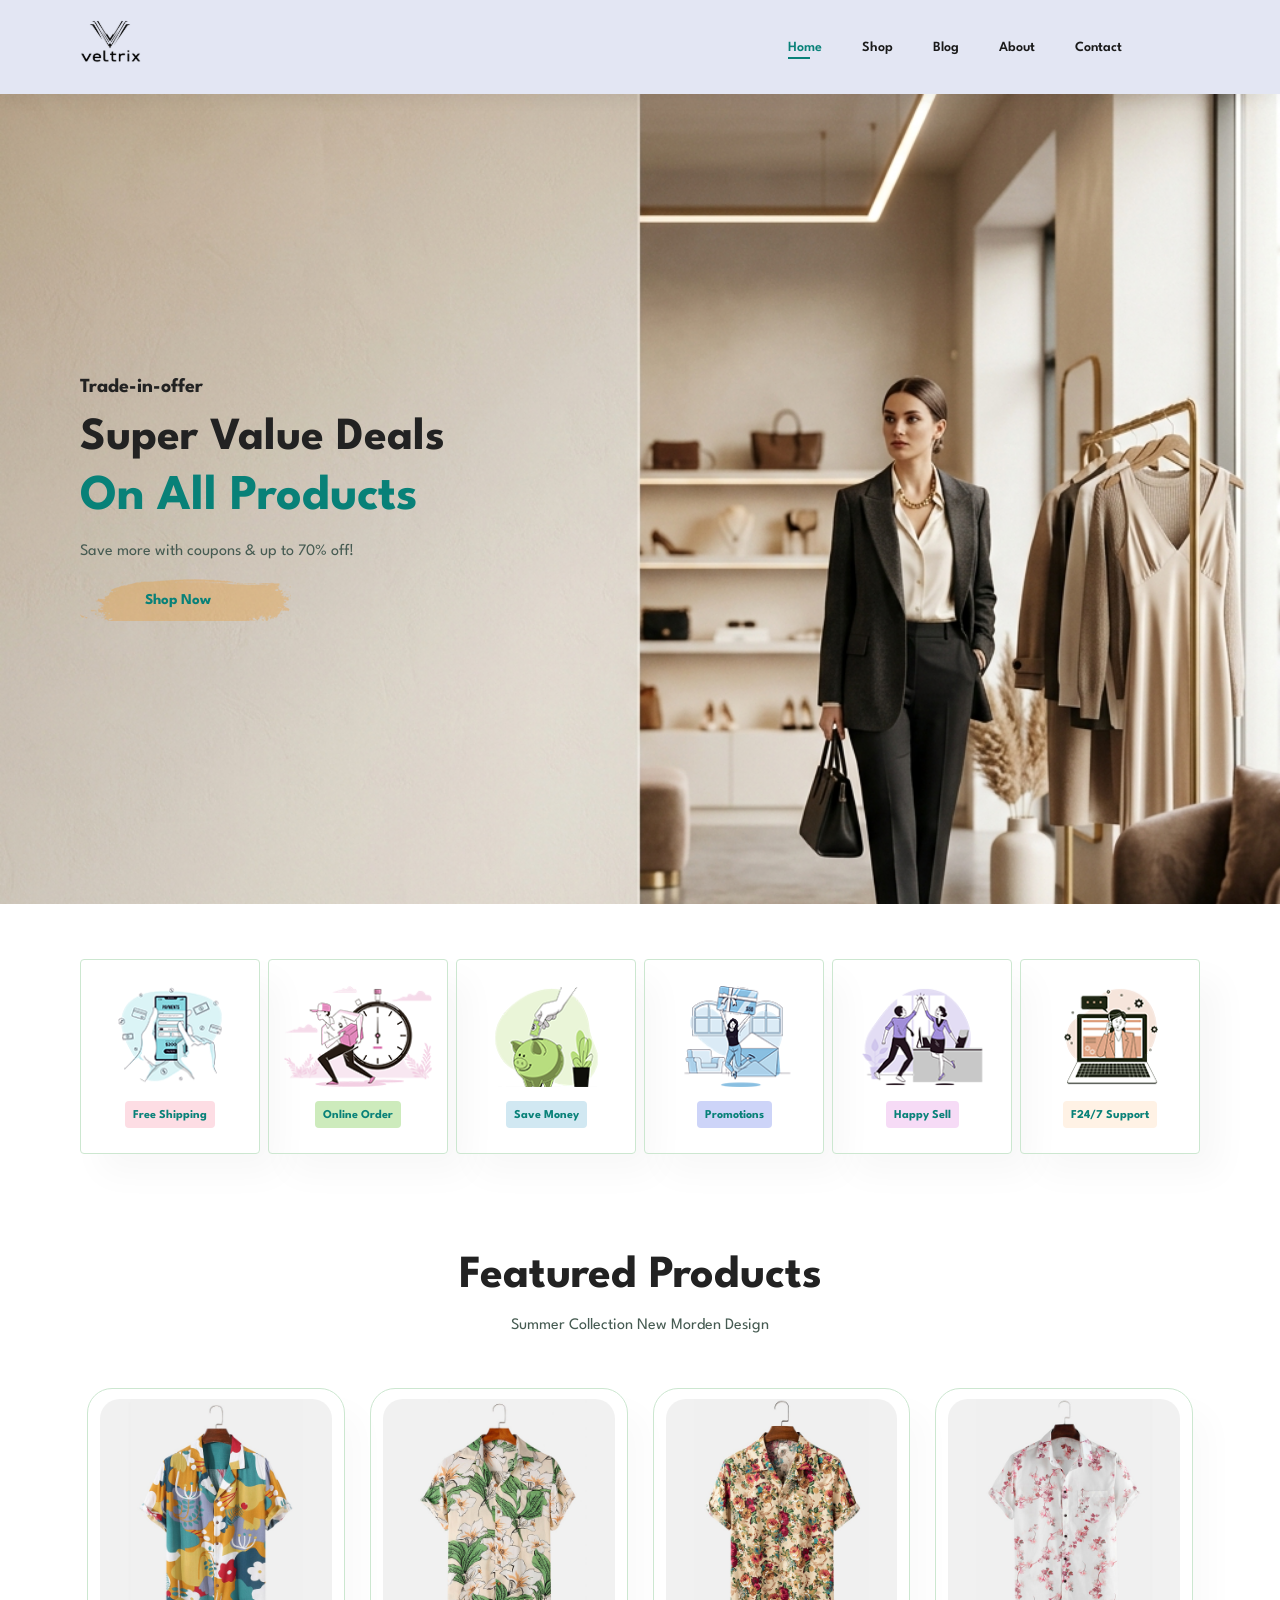
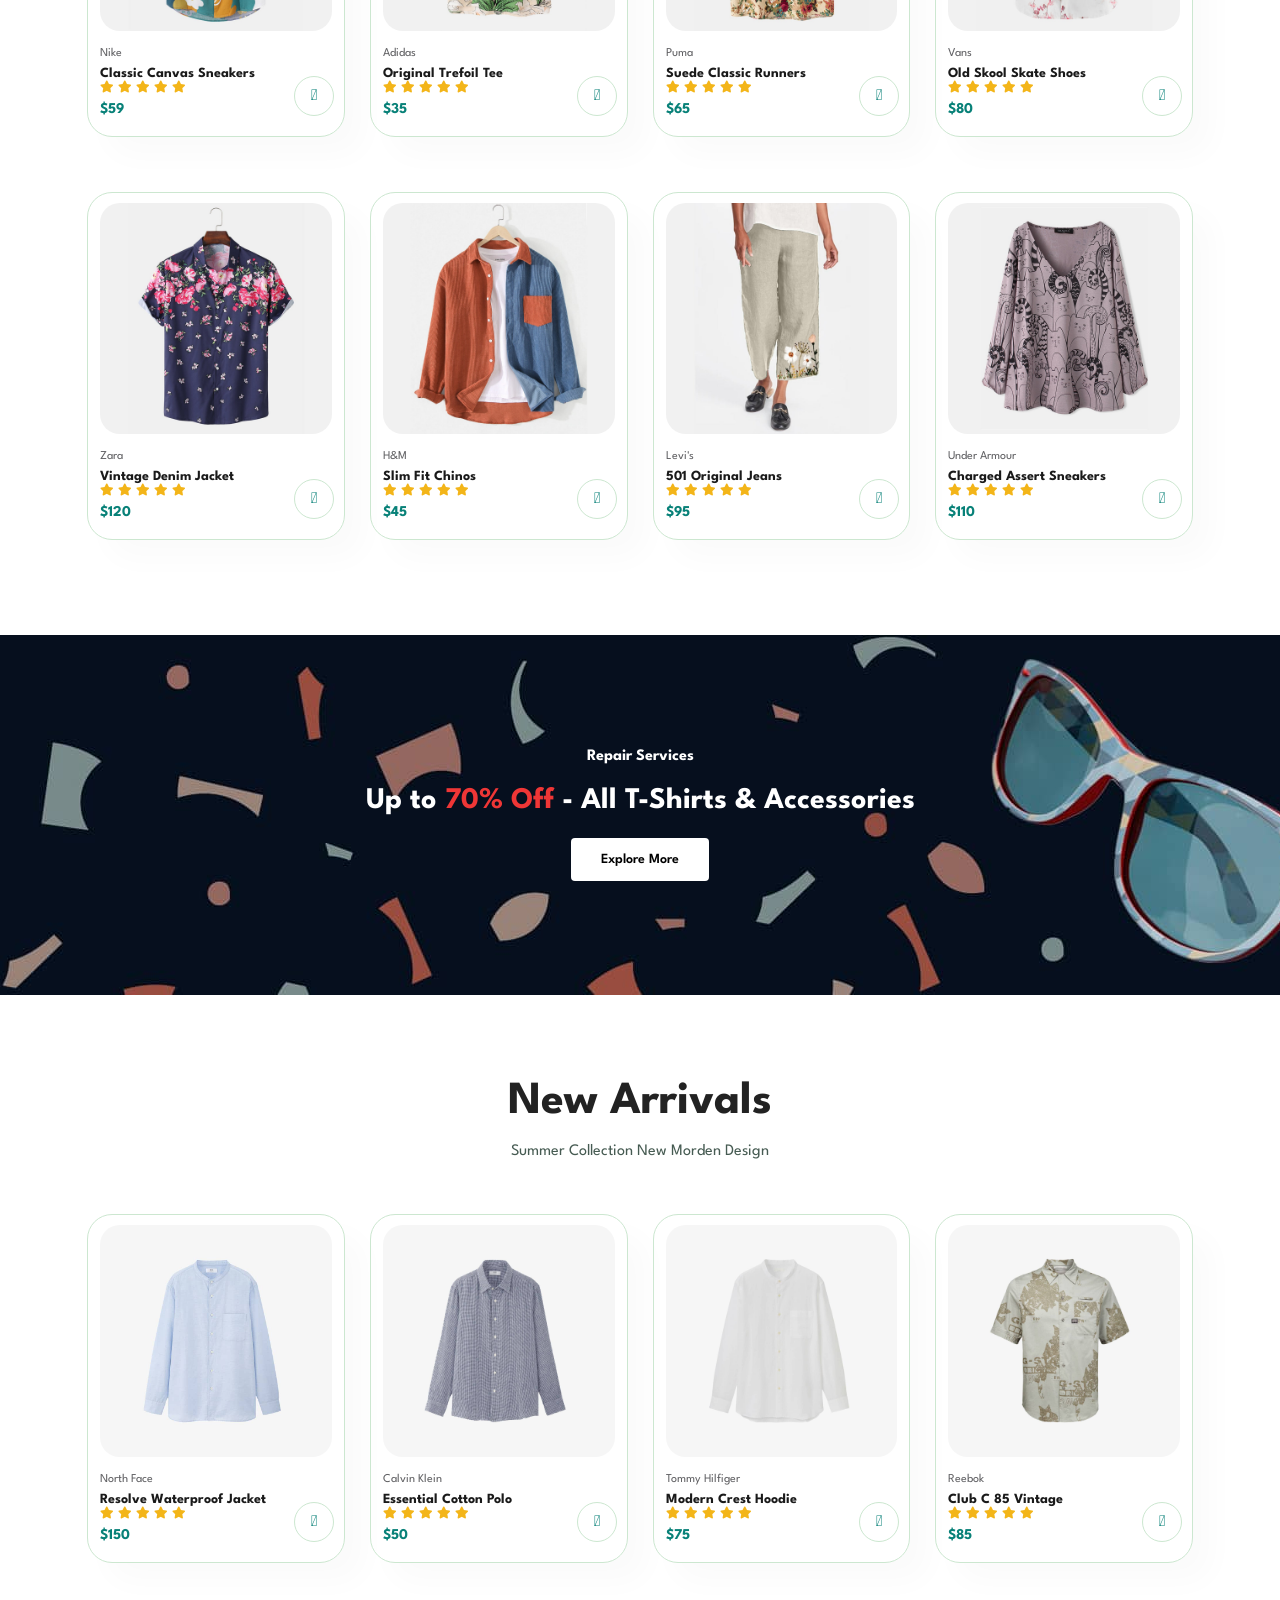
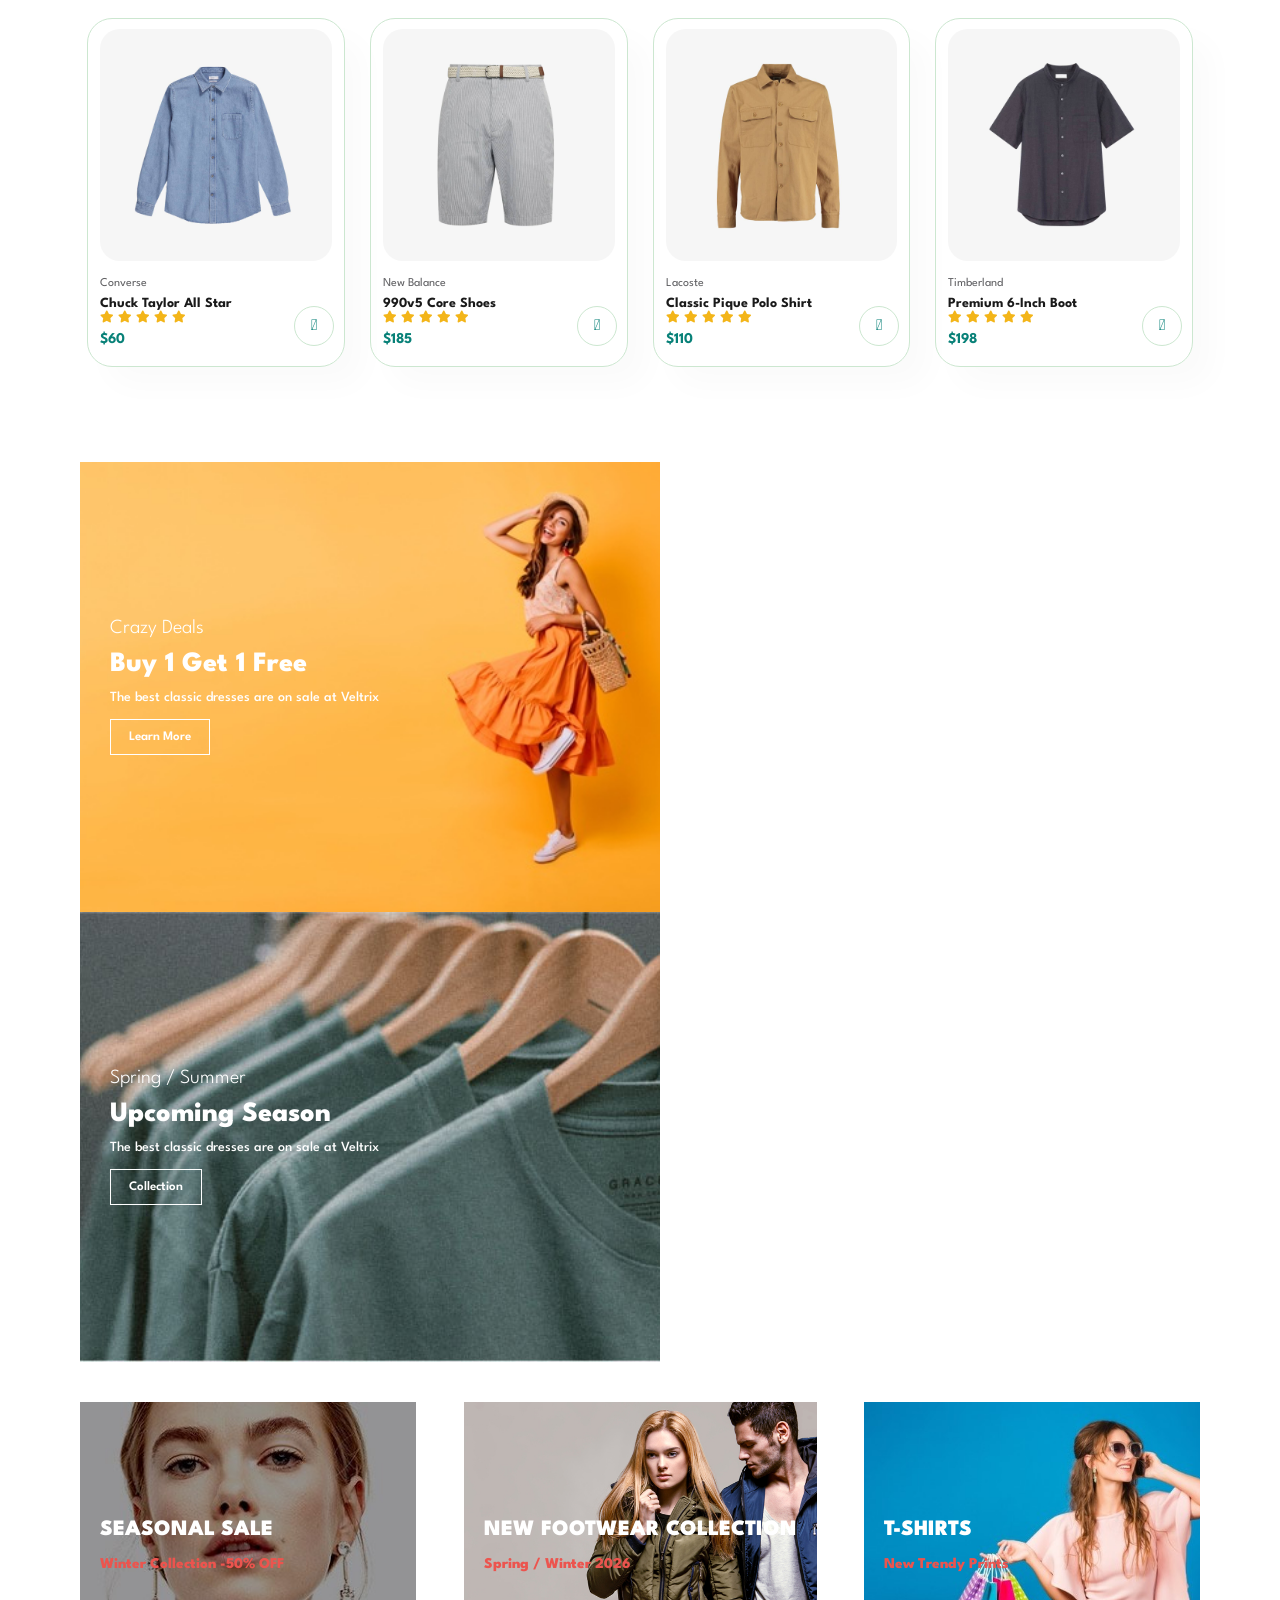
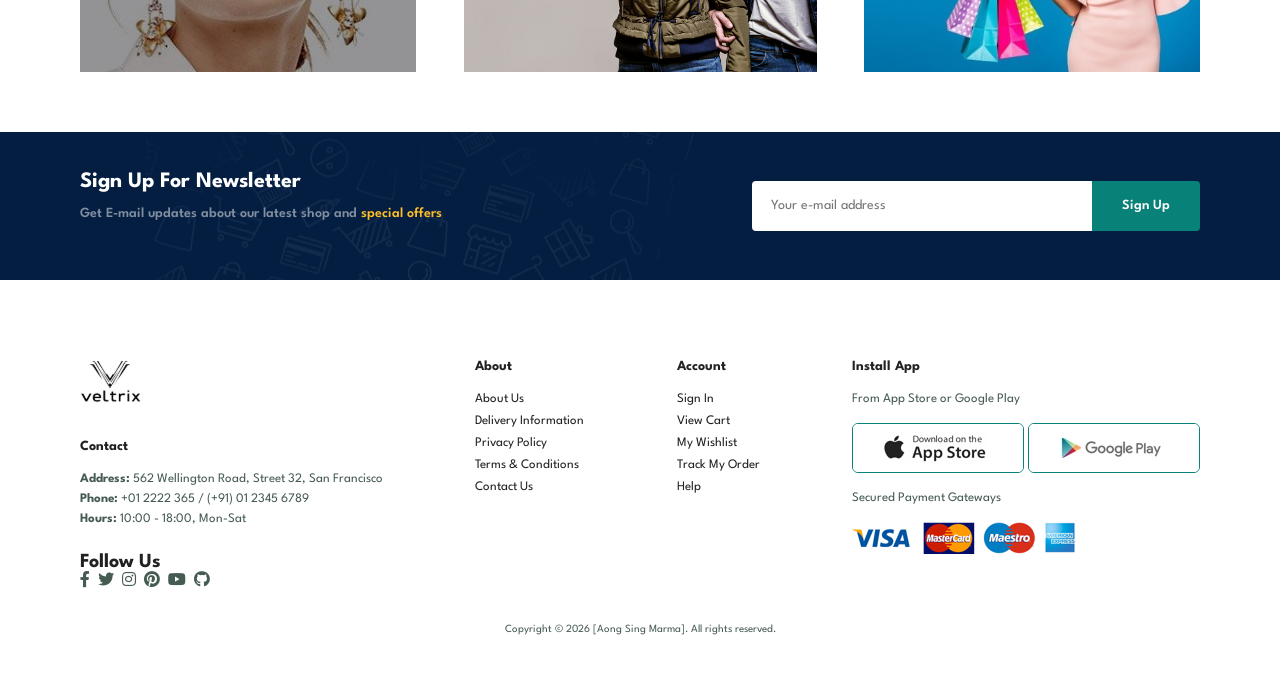
<file: index.html>
<!DOCTYPE html>
<html lang="en">

<head>
    <meta charset="UTF-8">
    <meta name="viewport" content="width=device-width, initial-scale=1.0">
    <title>VELTRIX</title>
    <link rel="stylesheet" href="https://pro.fontawesome.com/releases/v5.10.0/css/all.css" />
    <link rel="stylesheet" href="style.css">
</head>

<body>
    <section id="header">
        <a href="index.html"><img src="img/logo.png" class="logo" alt="logo"></a>

        <div>
            <ul id="navbar">
                <li><a class="active" href="index.html">Home</a></li>
                <li><a href="shop.html">Shop</a></li>
                <li><a href="blog.html">Blog</a></li>
                <li><a href="about.html">About</a></li>
                <li><a href="contact.html">Contact</a></li>
                <li><a id="lg-bag" href="cart.html"><i class="far fa-shopping-bag"></i></a></li>
                <a href="#" id="close"><i class="far fa-times"></i></a>
            </ul>
        </div>
        <div id="mobile">
            <a href="cart.html"><i class="far fa-shopping-bag"></i></a>
            <i id="bar" class="fas fa-outdent"></i>
        </div>
    </section>

    <section id="hero">
        <h4>Trade-in-offer</h4>
        <h2>Super Value Deals</h2>
        <h1>On All Products</h1>
        <p>Save more with coupons & up to 70% off!</p>
        <button onclick="window.location.href='shop.html';">Shop Now</button>
    </section>

    <section id="feature" class="section-p1">
        <div class="fe-box">
            <img src="img/features/f1.png" alt="">
            <h6>Free Shipping</h6>
        </div>

        <div class="fe-box">
            <img src="img/features/f2.png" alt="">
            <h6>Online Order</h6>
        </div>

        <div class="fe-box">
            <img src="img/features/f3.png" alt="">
            <h6>Save Money</h6>
        </div>

        <div class="fe-box">
            <img src="img/features/f4.png" alt="">
            <h6>Promotions</h6>
        </div>

        <div class="fe-box">
            <img src="img/features/f5.png" alt="">
            <h6>Happy Sell</h6>
        </div>

        <div class="fe-box">
            <img src="img/features/f6.png" alt="">
            <h6>F24/7 Support</h6>
        </div>

    </section>

    <section class="section-p1" id="product1">
        <h2>Featured Products</h2>
        <p>Summer Collection New Morden Design</p>
        <div class="pro-container">
            <div class="pro" onclick="selectProduct(this)">
                <img src="img/products/f1.jpg" alt="">
                <div class="des">
                    <span>Nike</span>
                    <h5>Classic Canvas Sneakers</h5>
                    <div class="star">
                        <i class="fas fa-star"></i>
                        <i class="fas fa-star"></i>
                        <i class="fas fa-star"></i>
                        <i class="fas fa-star"></i>
                        <i class="fas fa-star"></i>
                    </div>
                    <h4>$59</h4>
                </div>
                <a href="#"><i class="fal fa-shopping-cart cart"></i></a>
            </div>

            <div class="pro" onclick="selectProduct(this)">
                <img src="img/products/f2.jpg" alt="">
                <div class="des">
                    <span>Adidas</span>
                    <h5>Original Trefoil Tee</h5>
                    <div class="star">
                        <i class="fas fa-star"></i>
                        <i class="fas fa-star"></i>
                        <i class="fas fa-star"></i>
                        <i class="fas fa-star"></i>
                        <i class="fas fa-star"></i>
                    </div>
                    <h4>$35</h4>
                </div>
                <a href="#"><i class="fal fa-shopping-cart cart"></i></a>
            </div>

            <div class="pro" onclick="selectProduct(this)">
                <img src="img/products/f3.jpg" alt="">
                <div class="des">
                    <span>Puma</span>
                    <h5>Suede Classic Runners</h5>
                    <div class="star">
                        <i class="fas fa-star"></i>
                        <i class="fas fa-star"></i>
                        <i class="fas fa-star"></i>
                        <i class="fas fa-star"></i>
                        <i class="fas fa-star"></i>
                    </div>
                    <h4>$65</h4>
                </div>
                <a href="#"><i class="fal fa-shopping-cart cart"></i></a>
            </div>

            <div class="pro" onclick="selectProduct(this)">
                <img src="img/products/f4.jpg" alt="">
                <div class="des">
                    <span>Vans</span>
                    <h5>Old Skool Skate Shoes</h5>
                    <div class="star">
                        <i class="fas fa-star"></i>
                        <i class="fas fa-star"></i>
                        <i class="fas fa-star"></i>
                        <i class="fas fa-star"></i>
                        <i class="fas fa-star"></i>
                    </div>
                    <h4>$80</h4>
                </div>
                <a href="#"><i class="fal fa-shopping-cart cart"></i></a>
            </div>

            <div class="pro" onclick="selectProduct(this)">
                <img src="img/products/f5.jpg" alt="">
                <div class="des">
                    <span>Zara</span>
                    <h5>Vintage Denim Jacket</h5>
                    <div class="star">
                        <i class="fas fa-star"></i>
                        <i class="fas fa-star"></i>
                        <i class="fas fa-star"></i>
                        <i class="fas fa-star"></i>
                        <i class="fas fa-star"></i>
                    </div>
                    <h4>$120</h4>
                </div>
                <a href="#"><i class="fal fa-shopping-cart cart"></i></a>
            </div>

            <div class="pro" onclick="selectProduct(this)">
                <img src="img/products/f6.jpg" alt="">
                <div class="des">
                    <span>H&M</span>
                    <h5>Slim Fit Chinos</h5>
                    <div class="star">
                        <i class="fas fa-star"></i>
                        <i class="fas fa-star"></i>
                        <i class="fas fa-star"></i>
                        <i class="fas fa-star"></i>
                        <i class="fas fa-star"></i>
                    </div>
                    <h4>$45</h4>
                </div>
                <a href="#"><i class="fal fa-shopping-cart cart"></i></a>
            </div>

            <div class="pro" onclick="selectProduct(this)">
                <img src="img/products/f7.jpg" alt="">
                <div class="des">
                    <span>Levi's</span>
                    <h5>501 Original Jeans</h5>
                    <div class="star">
                        <i class="fas fa-star"></i>
                        <i class="fas fa-star"></i>
                        <i class="fas fa-star"></i>
                        <i class="fas fa-star"></i>
                        <i class="fas fa-star"></i>
                    </div>
                    <h4>$95</h4>
                </div>
                <a href="#"><i class="fal fa-shopping-cart cart"></i></a>
            </div>

            <div class="pro" onclick="selectProduct(this)">
                <img src="img/products/f8.jpg" alt="">
                <div class="des">
                    <span>Under Armour</span>
                    <h5>Charged Assert Sneakers</h5>
                    <div class="star">
                        <i class="fas fa-star"></i>
                        <i class="fas fa-star"></i>
                        <i class="fas fa-star"></i>
                        <i class="fas fa-star"></i>
                        <i class="fas fa-star"></i>
                    </div>
                    <h4>$110</h4>
                </div>
                <a href="#"><i class="fal fa-shopping-cart cart"></i></a>
            </div>
        </div>
    </section>

    <section id="banner" class="section-m1">
        <h4>Repair Services</h4>
        <h2>Up to <span>70% Off</span> - All T-Shirts & Accessories</h2>
        <button class="normal">Explore More</button>
    </section>

    <section class="section-p1" id="product1">
        <h2>New Arrivals</h2>
        <p>Summer Collection New Morden Design</p>
        <div class="pro-container">
            <div class="pro" onclick="selectProduct(this)">
                <img src="img/products/n1.jpg" alt="">
                <div class="des">
                    <span>North Face</span>
                    <h5>Resolve Waterproof Jacket</h5>
                    <div class="star">
                        <i class="fas fa-star"></i>
                        <i class="fas fa-star"></i>
                        <i class="fas fa-star"></i>
                        <i class="fas fa-star"></i>
                        <i class="fas fa-star"></i>
                    </div>
                    <h4>$150</h4>
                </div>
                <a href="#"><i class="fal fa-shopping-cart cart"></i></a>
            </div>

            <div class="pro" onclick="selectProduct(this)">
                <img src="img/products/n2.jpg" alt="">
                <div class="des">
                    <span>Calvin Klein</span>
                    <h5>Essential Cotton Polo</h5>
                    <div class="star">
                        <i class="fas fa-star"></i>
                        <i class="fas fa-star"></i>
                        <i class="fas fa-star"></i>
                        <i class="fas fa-star"></i>
                        <i class="fas fa-star"></i>
                    </div>
                    <h4>$50</h4>
                </div>
                <a href="#"><i class="fal fa-shopping-cart cart"></i></a>
            </div>

            <div class="pro" onclick="selectProduct(this)">
                <img src="img/products/n3.jpg" alt="">
                <div class="des">
                    <span>Tommy Hilfiger</span>
                    <h5>Modern Crest Hoodie</h5>
                    <div class="star">
                        <i class="fas fa-star"></i>
                        <i class="fas fa-star"></i>
                        <i class="fas fa-star"></i>
                        <i class="fas fa-star"></i>
                        <i class="fas fa-star"></i>
                    </div>
                    <h4>$75</h4>
                </div>
                <a href="#"><i class="fal fa-shopping-cart cart"></i></a>
            </div>

            <div class="pro" onclick="selectProduct(this)">
                <img src="img/products/n4.jpg" alt="">
                <div class="des">
                    <span>Reebok</span>
                    <h5>Club C 85 Vintage</h5>
                    <div class="star">
                        <i class="fas fa-star"></i>
                        <i class="fas fa-star"></i>
                        <i class="fas fa-star"></i>
                        <i class="fas fa-star"></i>
                        <i class="fas fa-star"></i>
                    </div>
                    <h4>$85</h4>
                </div>
                <a href="#"><i class="fal fa-shopping-cart cart"></i></a>
            </div>

            <div class="pro" onclick="selectProduct(this)">
                <img src="img/products/n5.jpg" alt="">
                <div class="des">
                    <span>Converse</span>
                    <h5>Chuck Taylor All Star</h5>
                    <div class="star">
                        <i class="fas fa-star"></i>
                        <i class="fas fa-star"></i>
                        <i class="fas fa-star"></i>
                        <i class="fas fa-star"></i>
                        <i class="fas fa-star"></i>
                    </div>
                    <h4>$60</h4>
                </div>
                <a href="#"><i class="fal fa-shopping-cart cart"></i></a>
            </div>

            <div class="pro" onclick="selectProduct(this)">
                <img src="img/products/n6.jpg" alt="">
                <div class="des">
                    <span>New Balance</span>
                    <h5>990v5 Core Shoes</h5>
                    <div class="star">
                        <i class="fas fa-star"></i>
                        <i class="fas fa-star"></i>
                        <i class="fas fa-star"></i>
                        <i class="fas fa-star"></i>
                        <i class="fas fa-star"></i>
                    </div>
                    <h4>$185</h4>
                </div>
                <a href="#"><i class="fal fa-shopping-cart cart"></i></a>
            </div>

            <div class="pro" onclick="selectProduct(this)">
                <img src="img/products/n7.jpg" alt="">
                <div class="des">
                    <span>Lacoste</span>
                    <h5>Classic Pique Polo Shirt</h5>
                    <div class="star">
                        <i class="fas fa-star"></i>
                        <i class="fas fa-star"></i>
                        <i class="fas fa-star"></i>
                        <i class="fas fa-star"></i>
                        <i class="fas fa-star"></i>
                    </div>
                    <h4>$110</h4>
                </div>
                <a href="#"><i class="fal fa-shopping-cart cart"></i></a>
            </div>

            <div class="pro" onclick="selectProduct(this)">
                <img src="img/products/n8.jpg" alt="">
                <div class="des">
                    <span>Timberland</span>
                    <h5>Premium 6-Inch Boot</h5>
                    <div class="star">
                        <i class="fas fa-star"></i>
                        <i class="fas fa-star"></i>
                        <i class="fas fa-star"></i>
                        <i class="fas fa-star"></i>
                        <i class="fas fa-star"></i>
                    </div>
                    <h4>$198</h4>
                </div>
                <a href="#"><i class="fal fa-shopping-cart cart"></i></a>
            </div>
        </div>
    </section>

    <section id="sm-banner" class="section-p1">
        <div class="banner-box">
            <h4>Crazy Deals</h4>
            <h2>Buy 1 Get 1 Free</h2>
            <span>The best classic dresses are on sale at Veltrix</span>
            <button class="white">Learn More</button>
        </div>
        <div class="banner-box banner-box2">
            <h4>Spring / Summer</h4>
            <h2>Upcoming Season</h2>
            <span>The best classic dresses are on sale at Veltrix</span>
            <button class="white">Collection</button>
        </div>
    </section>

    <section id="banner3">
        <div class="banner-box ">
            <h2>SEASONAL SALE</h2>
            <h3>Winter Collection -50% OFF</h3>
        </div>
        <div class="banner-box banner-box2">
            <h2>NEW FOOTWEAR COLLECTION</h2>
            <h3>Spring / Winter 2026</h3>
        </div>
        <div class="banner-box banner-box3">
            <h2>T-SHIRTS</h2>
            <h3>New Trendy Prints</h3>
        </div>
    </section>

    <section id="newsletter" class="section-p1 section-m1">
        <div class="newstext">
            <h4>Sign Up For Newsletter</h4>
            <p>Get E-mail updates about our latest shop and <span>special offers</span></p>
        </div>
        <div class="form">
            <input type="text" placeholder="Your e-mail address">
            <button class="normal">Sign Up</button>
        </div>
    </section>

    <footer class="section-p1">
        <div class="fot">
            <div class="col">
                <img class="logo" src="img/logo.png" alt="">
                <h4>Contact</h4>
                <p><strong>Address:</strong> 562 Wellington Road, Street 32, San Francisco</p>
                <p><strong>Phone:</strong> +01 2222 365 / (+91) 01 2345 6789</p>
                <p><strong>Hours:</strong> 10:00 - 18:00, Mon-Sat</p>
                <div class="follow">
                    <h4>Follow Us</h4>
                    <div class="icon">
                        <i class="fab fa-facebook-f"></i>
                        <i class="fab fa-twitter"></i>
                        <i class="fab fa-instagram"></i>
                        <i class="fab fa-pinterest"></i>
                        <i class="fab fa-youtube"></i>
                        <i class="fab fa-github"></i>
                    </div>
                </div>
            </div>

            <div class="col">
                <h4>About</h4>
                <a href="#">About Us</a>
                <a href="#">Delivery Information</a>
                <a href="#">Privacy Policy</a>
                <a href="#">Terms & Conditions</a>
                <a href="#">Contact Us</a>
            </div>

            <div class="col">
                <h4>Account</h4>
                <a href="#">Sign In</a>
                <a href="#">View Cart</a>
                <a href="#">My Wishlist</a>
                <a href="#">Track My Order</a>
                <a href="#">Help</a>
            </div>

            <div class="col install">
                <h4>Install App</h4>
                <p>From App Store or Google Play</p>
                <div class="row">
                    <img src="img/pay/app.jpg" alt="">
                    <img src="img/pay/play.jpg" alt="">
                </div>
                <p>Secured Payment Gateways</p>
                <img src="img/pay/pay.png" alt="">
            </div>
        </div>

        <div class="copyright">
            <p>Copyright © 2026 [Aong Sing Marma]. All rights reserved.</p>
        </div>
    </footer>

    <script src="script.js"></script>

</body>

</html>
</file>
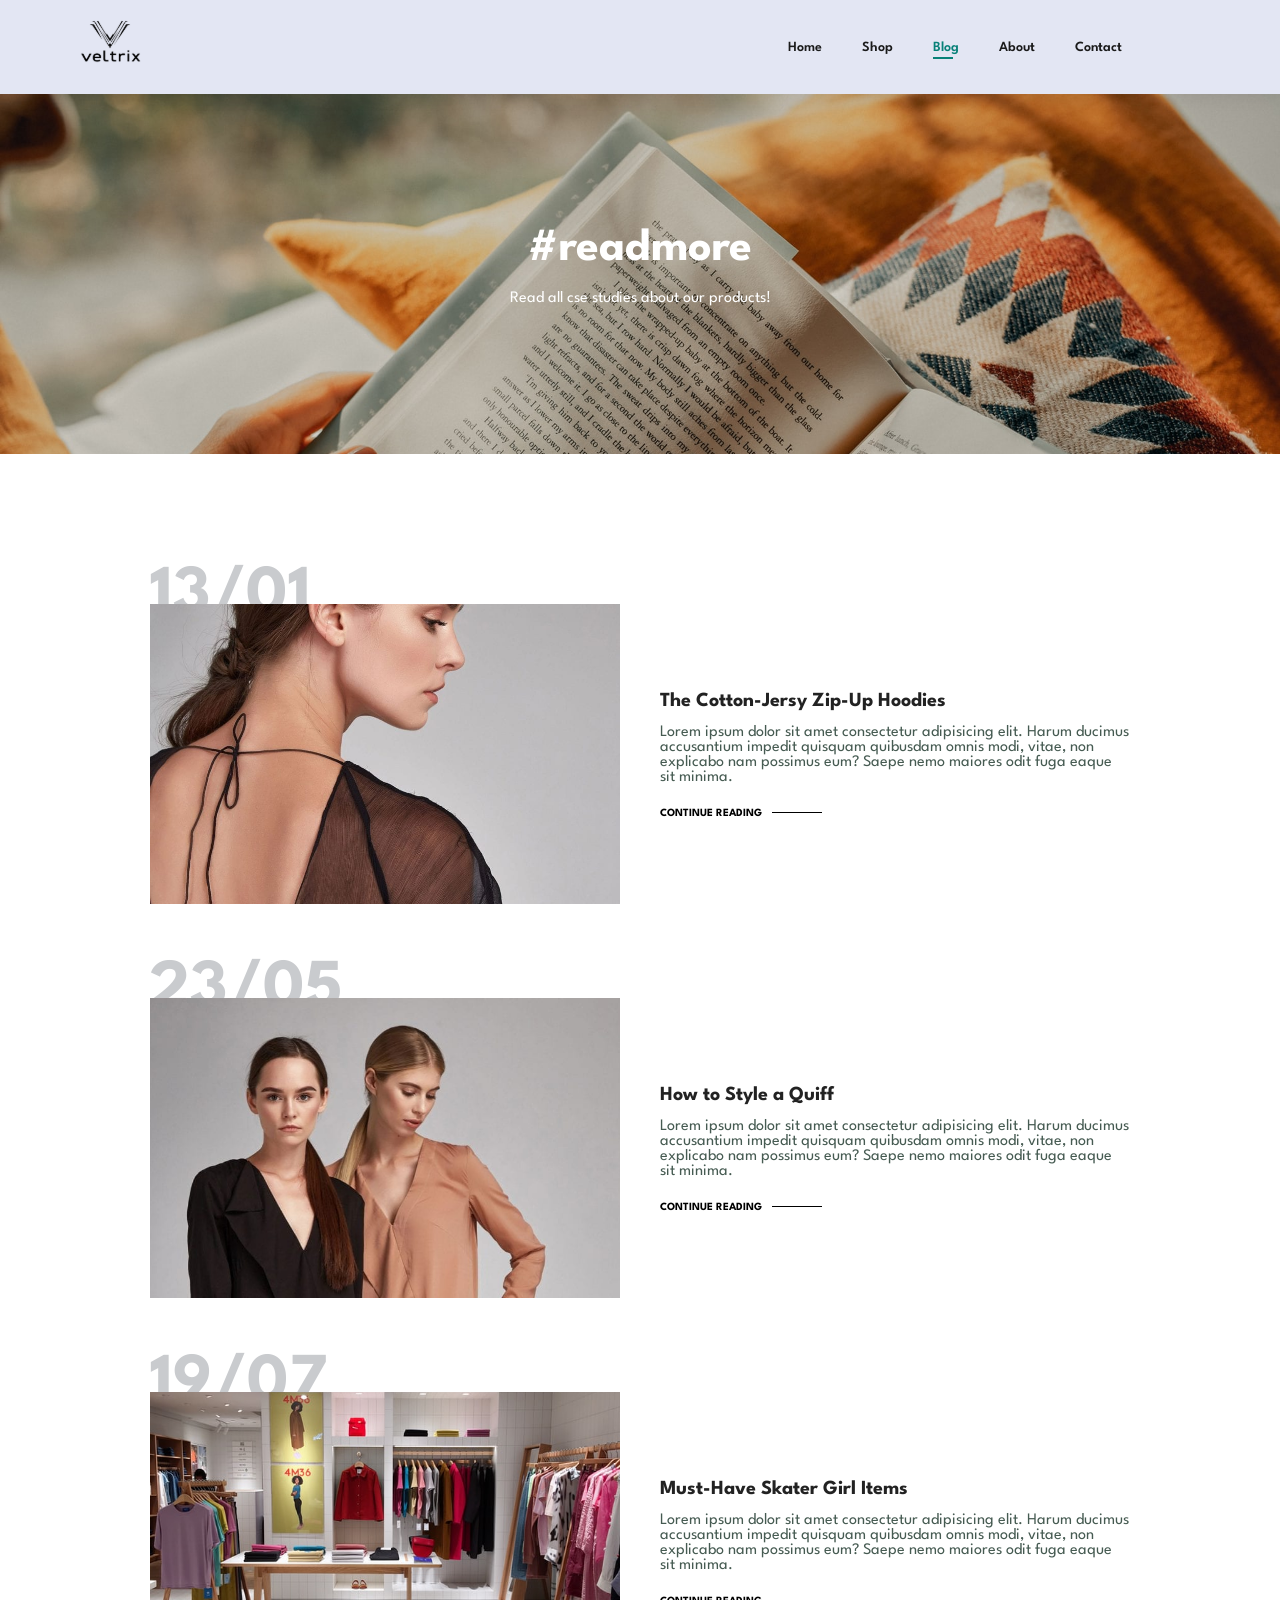
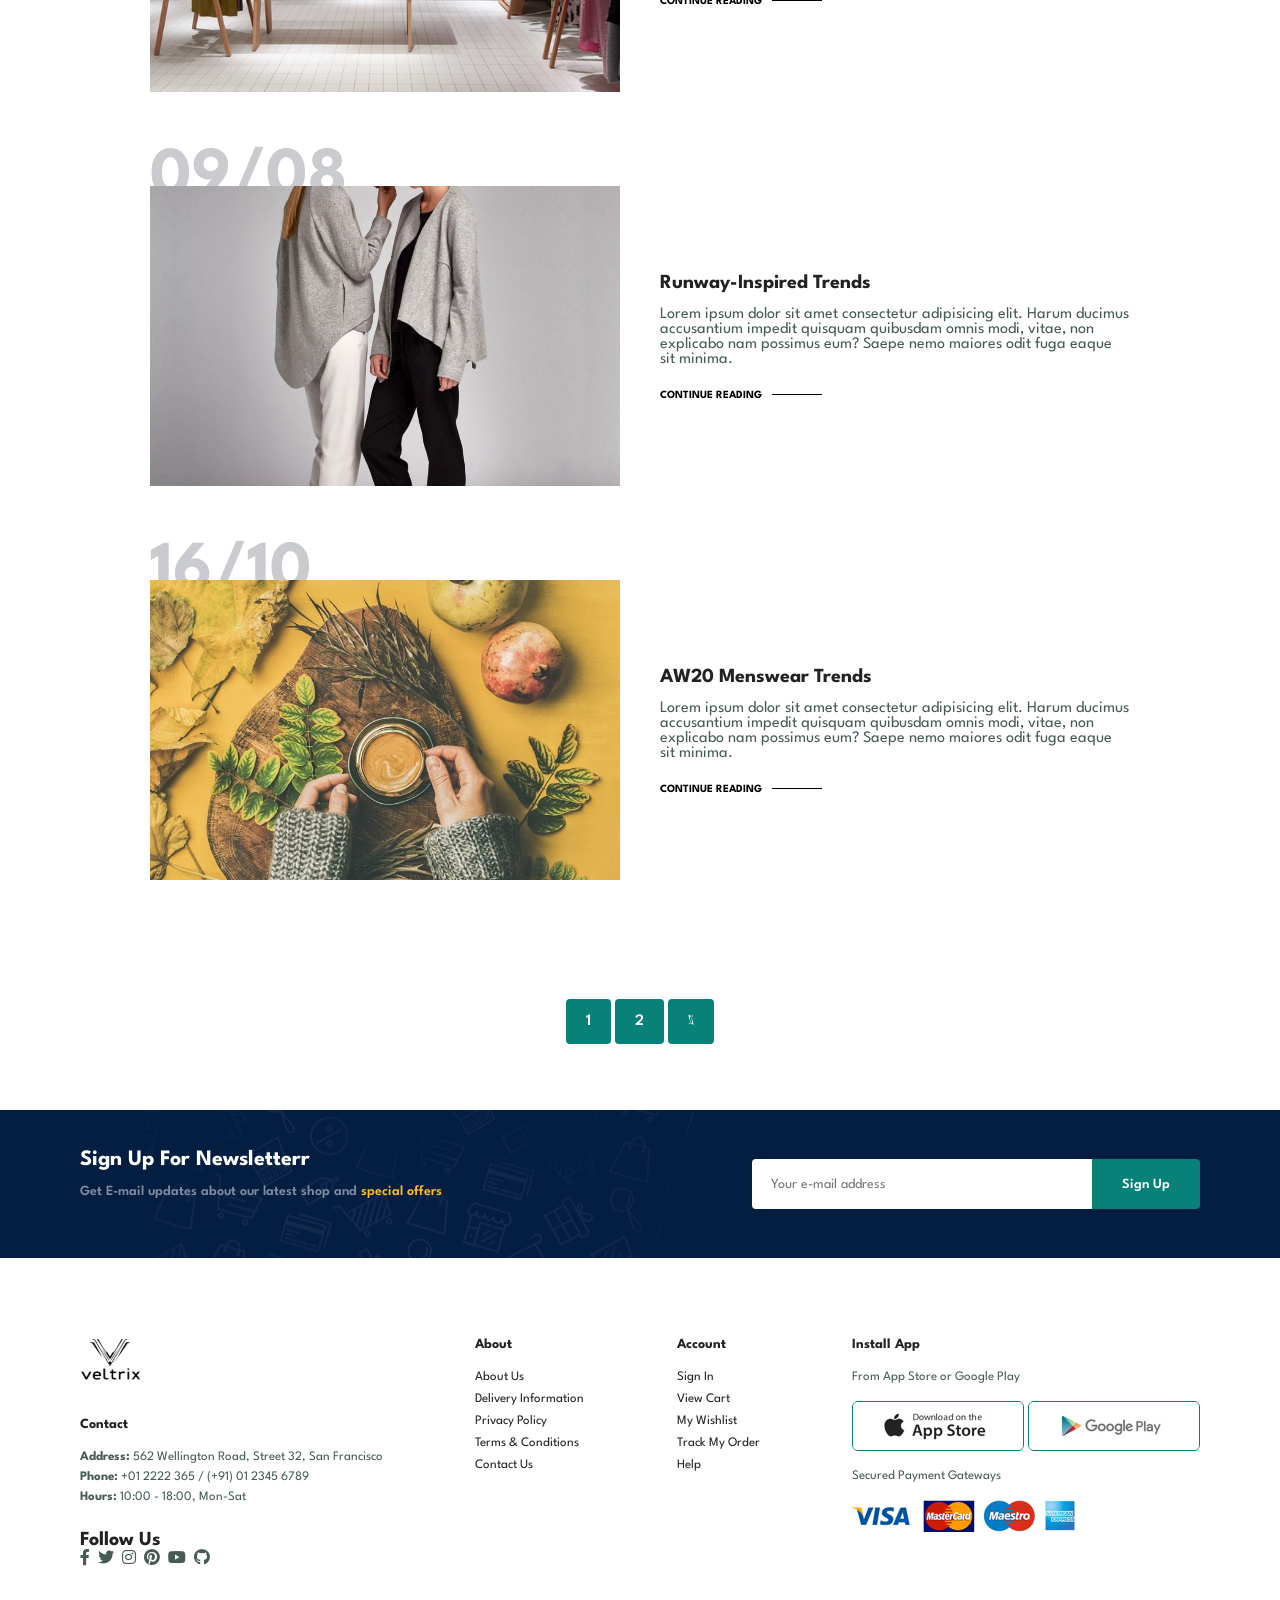
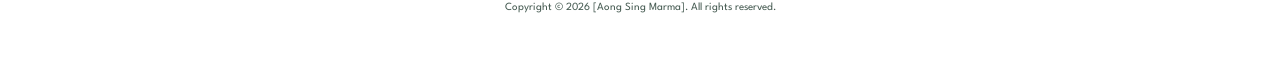
<file: blog.html>
<!DOCTYPE html>
<html lang="en">
<head>
    <meta charset="UTF-8">
    <meta name="viewport" content="width=device-width, initial-scale=1.0">
    <title>VELTRIX</title>
    <link rel="stylesheet" href="https://pro.fontawesome.com/releases/v5.10.0/css/all.css" />
    <link rel="stylesheet" href="style.css">
</head>
<body>

    <section id="header">
        <a href="index.html"><img src="img/logo.png" class="logo" alt="logo"></a>

        <div>
            <ul id="navbar">
                <li><a href="index.html">Home</a></li>
                <li><a href="shop.html">Shop</a></li>
                <li><a class="active" href="blog.html">Blog</a></li>
                <li><a href="about.html">About</a></li>
                <li><a href="contact.html">Contact</a></li>
                <li><a id="lg-bag" href="cart.html"><i class="far fa-shopping-bag"></i></a></li>
                <a href="#" id="close"><i class="far fa-times"></i></a>
            </ul>
        </div>
        <div id="mobile">
            <a href="cart.html"><i class="far fa-shopping-bag"></i></a>
            <i id="bar" class="fas fa-outdent"></i>
        </div>
    </section>
    
    <section id="page-header" class="blog-header">
        <h2>#readmore</h2>
        <p>Read all cse studies about our products!</p>
    </section>

    <section id="blog">
        <div class="blog-box">
            <div class="blog-img">
                <img src="img/blog/b1.jpg" alt="">
            </div>

            <div class="blog-details">
                <h4>The Cotton-Jersy Zip-Up Hoodies</h4>
                <p>Lorem ipsum dolor sit amet consectetur adipisicing elit. Harum ducimus accusantium impedit quisquam quibusdam omnis modi, vitae, non explicabo nam possimus eum? Saepe nemo maiores odit fuga eaque sit minima.</p>
                <a href="#">CONTINUE READING</a>
            </div>
            <h1>13/01</h1>
        </div>

        <div class="blog-box">
            <div class="blog-img">
                <img src="img/blog/b2.jpg" alt="">
            </div>

            <div class="blog-details">
                <h4>How to Style a Quiff</h4>
                <p>Lorem ipsum dolor sit amet consectetur adipisicing elit. Harum ducimus accusantium impedit quisquam quibusdam omnis modi, vitae, non explicabo nam possimus eum? Saepe nemo maiores odit fuga eaque sit minima.</p>
                <a href="#">CONTINUE READING</a>
            </div>
            <h1>23/05</h1>
        </div>



        <div class="blog-box">
            <div class="blog-img">
                <img src="img/blog/b3.jpg" alt="">
            </div>

            <div class="blog-details">
                <h4>Must-Have Skater Girl Items</h4>
                <p>Lorem ipsum dolor sit amet consectetur adipisicing elit. Harum ducimus accusantium impedit quisquam quibusdam omnis modi, vitae, non explicabo nam possimus eum? Saepe nemo maiores odit fuga eaque sit minima.</p>
                <a href="#">CONTINUE READING</a>
            </div>
            <h1>19/07</h1>
        </div>

        <div class="blog-box">
            <div class="blog-img">
                <img src="img/blog/b4.jpg" alt="">
            </div>

            <div class="blog-details">
                <h4>Runway-Inspired Trends</h4>
                <p>Lorem ipsum dolor sit amet consectetur adipisicing elit. Harum ducimus accusantium impedit quisquam quibusdam omnis modi, vitae, non explicabo nam possimus eum? Saepe nemo maiores odit fuga eaque sit minima.</p>
                <a href="#">CONTINUE READING</a>
            </div>
            <h1>09/08</h1>
        </div>

                <div class="blog-box">
            <div class="blog-img">
                <img src="img/blog/b6.jpg" alt="">
            </div>

            <div class="blog-details">
                <h4>AW20 Menswear Trends</h4>
                <p>Lorem ipsum dolor sit amet consectetur adipisicing elit. Harum ducimus accusantium impedit quisquam quibusdam omnis modi, vitae, non explicabo nam possimus eum? Saepe nemo maiores odit fuga eaque sit minima.</p>
                <a href="#">CONTINUE READING</a>
            </div>
            <h1>16/10</h1>
        </div>
    </section>

    <section id="pagination" class="section-p1" >
        <a href="#">1</a>
        <a href="#">2</a>
        <a href="#"><i class="fal fa-long-arrow-alt-right"></i></a>
    </section>

    <section id="newsletter" class="section-p1 section-m1">
        <div class="newstext">
            <h4>Sign Up For Newsletterr</h4>
            <p>Get E-mail updates about our latest shop and <span>special offers</span></p>
        </div>
        <div class="form">
                <input type="text" placeholder="Your e-mail address">
                <button class="normal">Sign Up</button>
        </div>
    </section>

    <footer class="section-p1">
        <div class="fot">
            <div class="col">
                <img class="logo"  src="img/logo.png" alt="">
                <h4>Contact</h4>
                <p><strong>Address:</strong> 562 Wellington Road, Street 32, San Francisco</p>
                <p><strong>Phone:</strong> +01 2222 365 / (+91) 01 2345 6789</p>
                <p><strong>Hours:</strong> 10:00 - 18:00, Mon-Sat</p>
                <div class="follow">
                    <h4>Follow Us</h4>
                    <div class="icon">
                        <i class="fab fa-facebook-f"></i>
                        <i class="fab fa-twitter"></i>
                        <i class="fab fa-instagram"></i>
                        <i class="fab fa-pinterest"></i>
                        <i class="fab fa-youtube"></i>
                        <i class="fab fa-github"></i>
                    </div>
                </div>
            </div>

            <div class="col">
                <h4>About</h4>
                <a href="#">About Us</a>
                <a href="#">Delivery Information</a>
                <a href="#">Privacy Policy</a>
                <a href="#">Terms & Conditions</a>
                <a href="#">Contact Us</a>
            </div>

            <div class="col">
                <h4>Account</h4>
                <a href="#">Sign In</a>
                <a href="#">View Cart</a>
                <a href="#">My Wishlist</a>
                <a href="#">Track My Order</a>
                <a href="#">Help</a>
            </div>

            <div class="col install">
                <h4>Install App</h4>
                <p>From App Store or Google Play</p>
                <div class="row">
                    <img src="img/pay/app.jpg" alt="">
                    <img src="img/pay/play.jpg" alt="">
                </div>
                <p>Secured Payment Gateways</p>
                <img src="img/pay/pay.png" alt="">               
        </div>
    </di v>

        <div class="copyright">
            <p>Copyright © 2026 [Aong Sing Marma]. All rights reserved.</p>
        </div>
    </footer>

    <script src="script.js"></script>
    
</body>
</html>
</file>
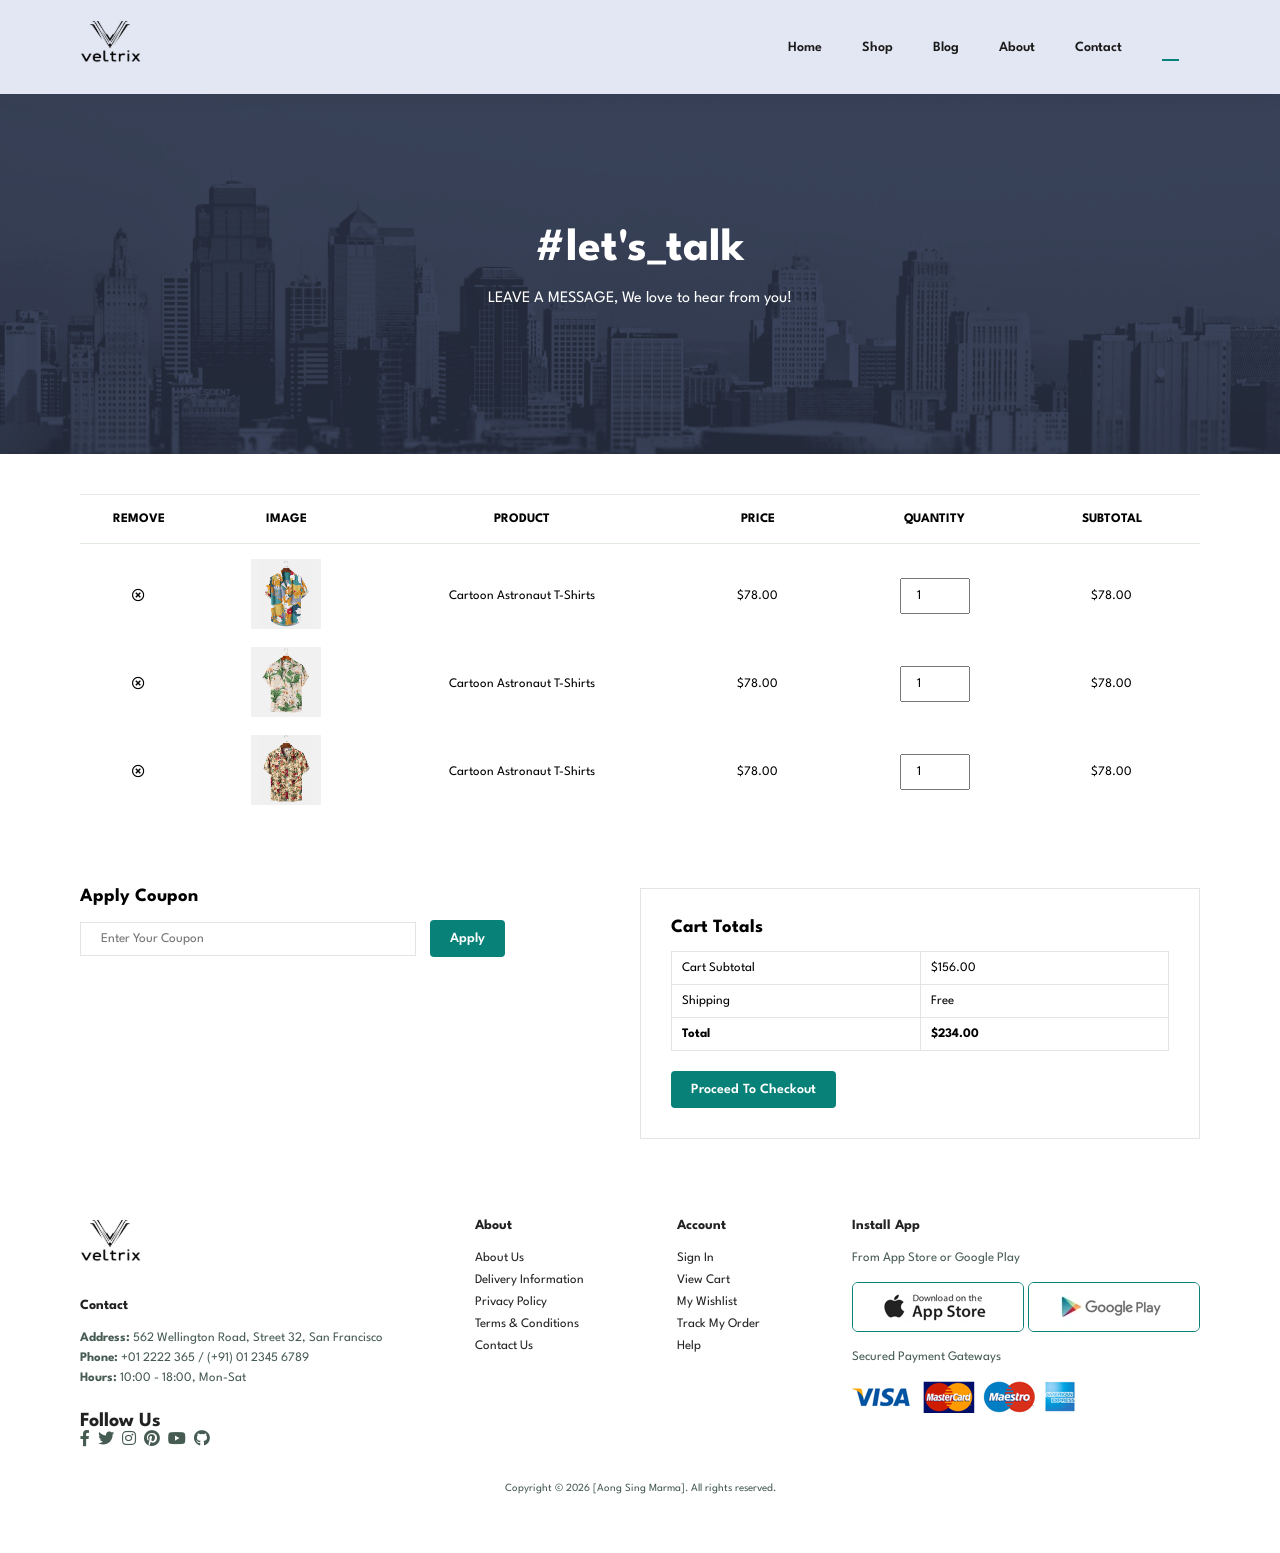
<file: cart.html>
<!DOCTYPE html>
<html lang="en">

<head>
    <meta charset="UTF-8">
    <meta name="viewport" content="width=device-width, initial-scale=1.0">
    <title>VELTRIX</title>
    <link rel="stylesheet" href="https://pro.fontawesome.com/releases/v5.10.0/css/all.css" />
    <link rel="stylesheet" href="style.css">
</head>

<body>

    <section id="header">
        <a href="index.html"><img src="img/logo.png" class="logo" alt="logo"></a>

        <div>
            <ul id="navbar">
                <li><a href="index.html">Home</a></li>
                <li><a href="shop.html">Shop</a></li>
                <li><a href="blog.html">Blog</a></li>
                <li><a href="about.html">About</a></li>
                <li><a href="contact.html">Contact</a></li>
                <li><a class="active" id="lg-bag" href="cart.html"><i class="far fa-shopping-bag"></i></a></li>
                <a href="#" id="close"><i class="far fa-times"></i></a>
            </ul>
        </div>
        <div id="mobile">
            <a href="cart.html"><i class="far fa-shopping-bag"></i></a>
            <i id="bar" class="fas fa-outdent"></i>
        </div>
    </section>

    <section id="page-header" class="about-header">
        <h2>#let's_talk</h2>
        <p>LEAVE A MESSAGE, We love to hear from you!</p>
    </section>

    <section id="cart" class="section-p1">
        <table width="100%">
            <thead>
                <tr>
                    <td>Remove</td>
                    <td>Image</td>
                    <td>Product</td>
                    <td>Price</td>
                    <td>Quantity</td>
                    <td>Subtotal</td>
                </tr>
            </thead>
            <tbody>
                <tr>
                    <td><i class="far fa-times-circle"></i></td>
                    <td><img src="img/products/f1.jpg" alt=""></td>
                    <td>Cartoon Astronaut T-Shirts</td>
                    <td>$78.00</td>
                    <td><input type="number" value="1"></td>
                    <td>$78.00</td>
                </tr>

                <tr>
                    <td><i class="far fa-times-circle"></i></td>
                    <td><img src="img/products/f2.jpg" alt=""></td>
                    <td>Cartoon Astronaut T-Shirts</td>
                    <td>$78.00</td>
                    <td><input type="number" value="1"></td>
                    <td>$78.00</td>
                </tr>

                <tr>
                    <td><i class="far fa-times-circle"></i></td>
                    <td><img src="img/products/f3.jpg" alt=""></td>
                    <td>Cartoon Astronaut T-Shirts</td>
                    <td>$78.00</td>
                    <td><input type="number" value="1"></td>
                    <td>$78.00</td>
                </tr>
            </tbody>
        </table>
    </section>

    <section id="cart-add" class="section-p1">
        <div id="coupon">
            <h3>Apply Coupon</h3>
            <div>
                <input type="text" placeholder="Enter Your Coupon">
                <button class="normal">Apply</button>
            </div>
        </div>

        <div id="subtotal">
            <h3>Cart Totals</h3>
            <table>
                <tr>
                    <td>Cart Subtotal</td>
                    <td>$156.00</td>
                </tr>
                <tr>
                    <td>Shipping</td>
                    <td>Free</td>
                </tr>
                <tr>
                    <td><strong>Total</strong></td>
                    <td><strong>$234.00</strong></td>
                </tr>
            </table>
            <button class="normal">Proceed To Checkout</button>
        </div>
    </section>

    <footer class="section-p1">
        <div class="fot">
            <div class="col">
                <img class="logo" src="img/logo.png" alt="">
                <h4>Contact</h4>
                <p><strong>Address:</strong> 562 Wellington Road, Street 32, San Francisco</p>
                <p><strong>Phone:</strong> +01 2222 365 / (+91) 01 2345 6789</p>
                <p><strong>Hours:</strong> 10:00 - 18:00, Mon-Sat</p>
                <div class="follow">
                    <h4>Follow Us</h4>
                    <div class="icon">
                        <i class="fab fa-facebook-f"></i>
                        <i class="fab fa-twitter"></i>
                        <i class="fab fa-instagram"></i>
                        <i class="fab fa-pinterest"></i>
                        <i class="fab fa-youtube"></i>
                        <i class="fab fa-github"></i>
                    </div>
                </div>
            </div>

            <div class="col">
                <h4>About</h4>
                <a href="#">About Us</a>
                <a href="#">Delivery Information</a>
                <a href="#">Privacy Policy</a>
                <a href="#">Terms & Conditions</a>
                <a href="#">Contact Us</a>
            </div>

            <div class="col">
                <h4>Account</h4>
                <a href="#">Sign In</a>
                <a href="#">View Cart</a>
                <a href="#">My Wishlist</a>
                <a href="#">Track My Order</a>
                <a href="#">Help</a>
            </div>

            <div class="col install">
                <h4>Install App</h4>
                <p>From App Store or Google Play</p>
                <div class="row">
                    <img src="img/pay/app.jpg" alt="">
                    <img src="img/pay/play.jpg" alt="">
                </div>
                <p>Secured Payment Gateways</p>
                <img src="img/pay/pay.png" alt="">
            </div>
            </di v>

            <div class="copyright">
                <p>Copyright © 2026 [Aong Sing Marma]. All rights reserved.</p>
            </div>
    </footer>

    <script src="script.js"></script>

</body>

</html>
</file>
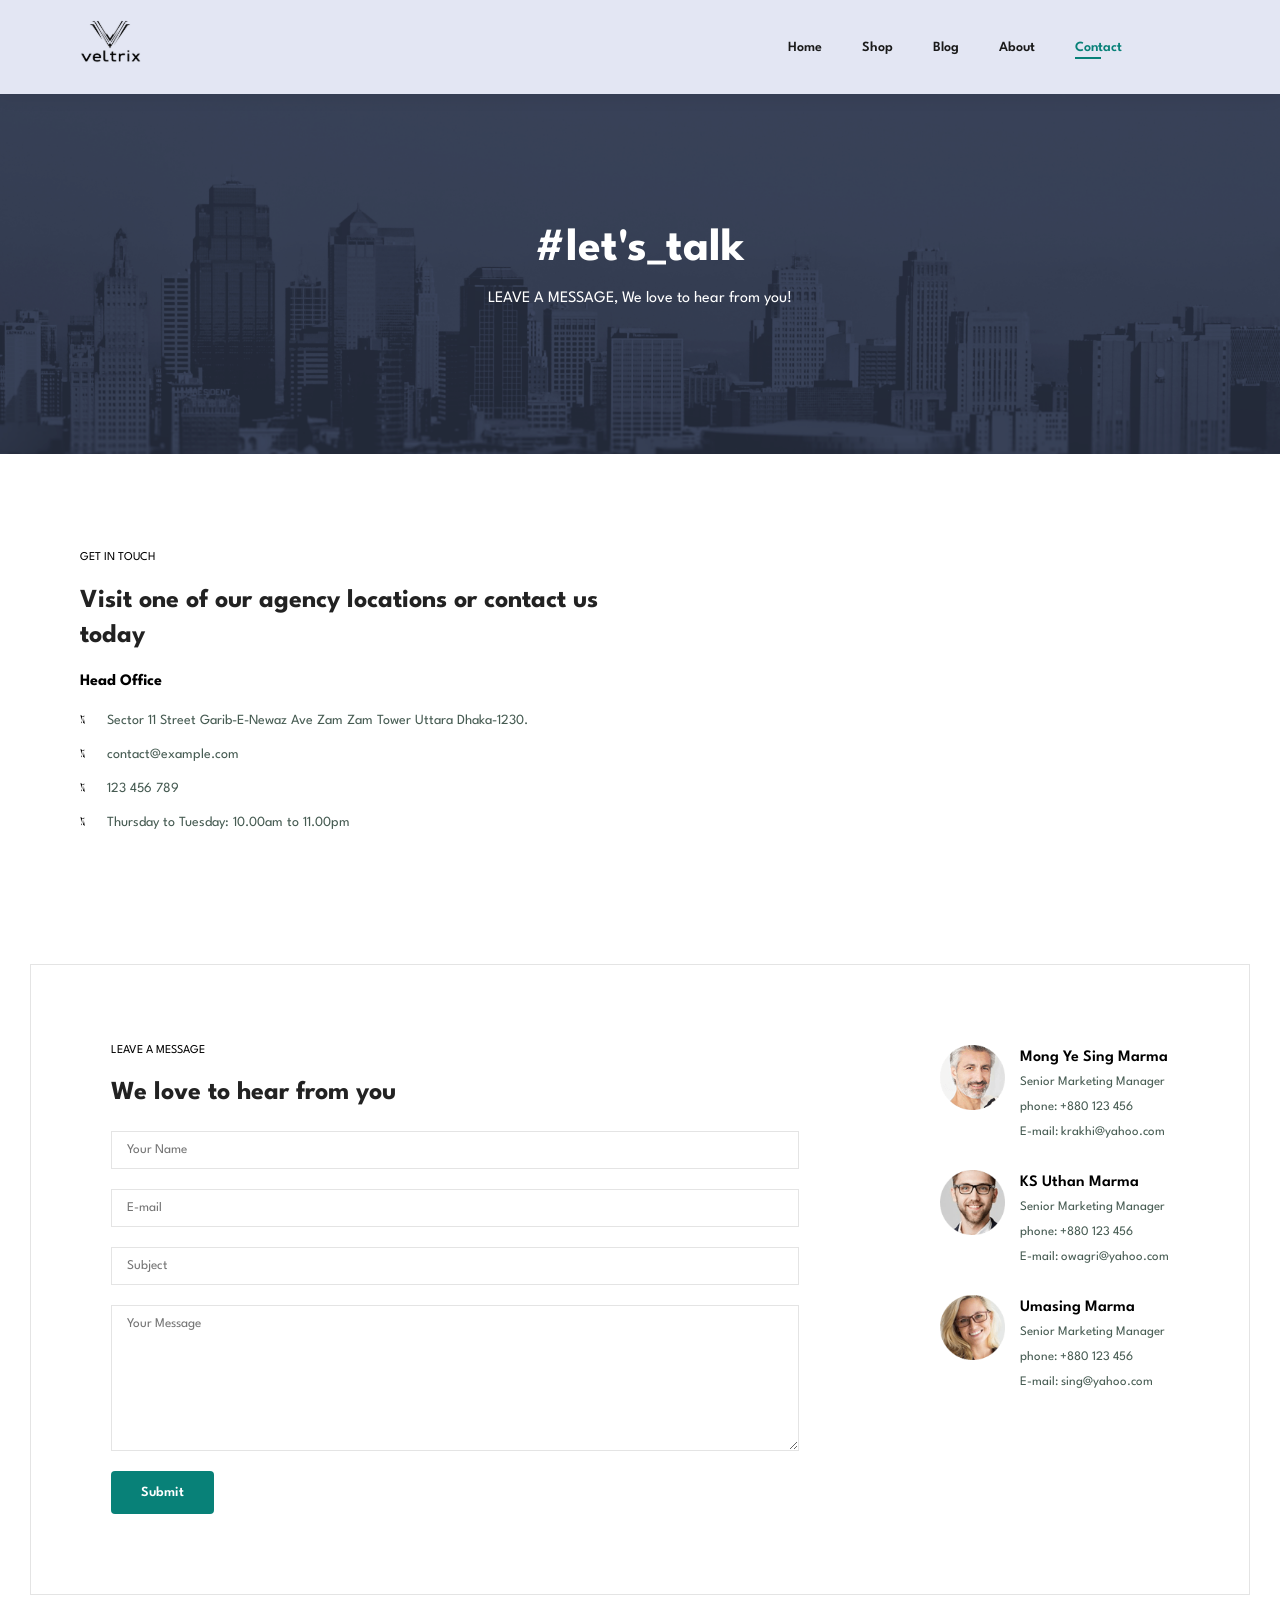
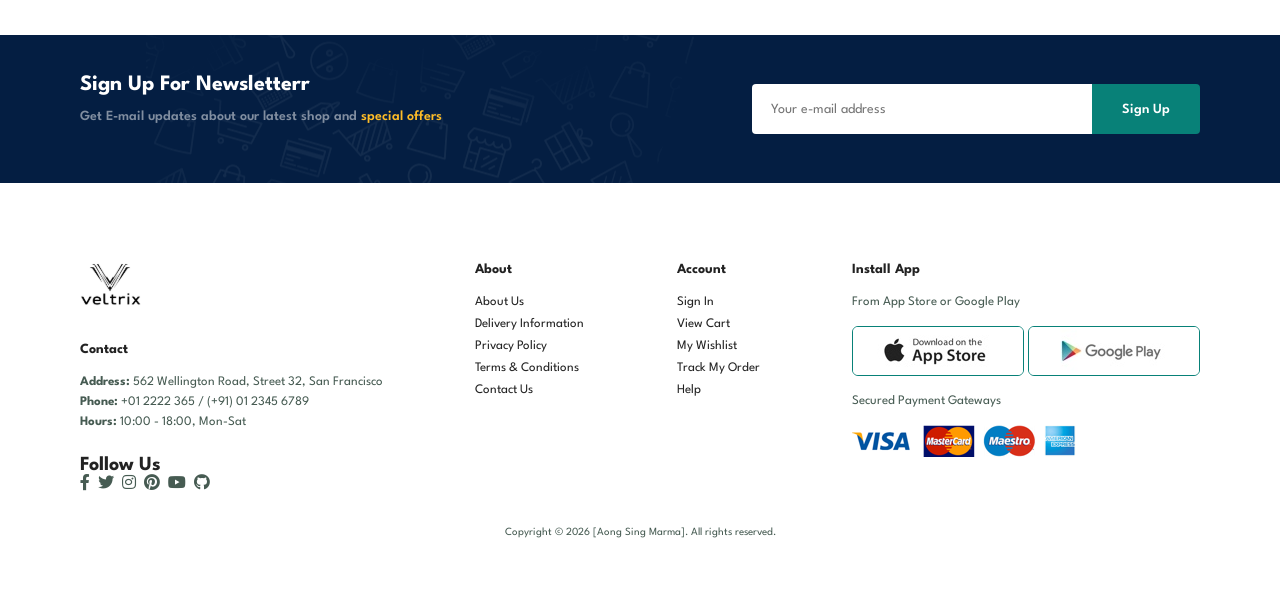
<file: contact.html>
<!DOCTYPE html>
<html lang="en">
<head>
    <meta charset="UTF-8">
    <meta name="viewport" content="width=device-width, initial-scale=1.0">
    <title>VELTRIX</title>
    <link rel="stylesheet" href="https://pro.fontawesome.com/releases/v5.10.0/css/all.css" />
    <link rel="stylesheet" href="style.css">
</head>
<body>

    <section id="header">
        <a href="index.html"><img src="img/logo.png" class="logo" alt="logo"></a>

        <div>
            <ul id="navbar">
                <li><a href="index.html">Home</a></li>
                <li><a href="shop.html">Shop</a></li>
                <li><a href="blog.html">Blog</a></li>
                <li><a href="about.html">About</a></li>
                <li><a class="active" href="contact.html">Contact</a></li>
                <li><a id="lg-bag" href="cart.html"><i class="far fa-shopping-bag"></i></a></li>
                <a href="#" id="close"><i class="far fa-times"></i></a>
            </ul>
        </div>
        <div id="mobile">
            <a href="cart.html"><i class="far fa-shopping-bag"></i></a>
            <i id="bar" class="fas fa-outdent"></i>
        </div>
    </section>
    
    <section id="page-header" class="about-header">
        <h2>#let's_talk</h2>
        <p>LEAVE A MESSAGE, We love to hear from you!</p>
    </section>

    <section id="contact-details" class="section-p1">
        <div class="details">
            <span>GET IN TOUCH</span>
            <h2>Visit one of our agency locations or contact us today</h2>
            <h3>Head Office</h3>
            <div>
                <li>
                    <i class="fal fa-map"></i>
                    <p>Sector 11 Street Garib-E-Newaz Ave Zam Zam Tower Uttara Dhaka-1230.</p>
                </li>

                <li>
                    <i class="fal fa-envelope"></i>
                    <p>contact@example.com</p>
                </li>
                <li>
                    <i class="fal fa-phone-alt"></i>
                    <p>123 456 789</p>
                </li>
                <li>
                    <i class="fal fa-clock"></i>
                    <p>Thursday to Tuesday: 10.00am to 11.00pm</p>
                </li>

            </div>
        </div>

        <div class="map">
            <iframe src="https://www.google.com/maps/embed?pb=!1m18!1m12!1m3!1d2169.401471800966!2d90.39070805052212!3d23.872455794902333!2m3!1f0!2f0!3f0!3m2!1i1024!2i768!4f13.1!3m3!1m2!1s0x3755c416ec497185%3A0x628e52943c152c40!2sZam%20Zam%20Tower!5e0!3m2!1sen!2sbd!4v1774811597143!5m2!1sen!2sbd" width="600" height="450" style="border:0;" allowfullscreen="" loading="lazy" referrerpolicy="no-referrer-when-downgrade"></iframe>
        </div>

    </section>

    <sec id="form-details">
        <form>
            <span>LEAVE A MESSAGE</span>
            <h2>We love to hear from you</h2>
            <input type="text" placeholder="Your Name">
            <input type="text" placeholder="E-mail">
            <input type="text" placeholder="Subject">
            <textarea name="" id="" cols="30" rows="10" placeholder="Your Message"></textarea>
            <button class="normal">Submit</button>
        </form>

        <div class="people">
            <div>
                <img src="img/people/1.png" alt="">
                <p><span>Mong Ye Sing Marma</span> Senior Marketing Manager <br> phone: +880 123 456 <br>E-mail: krakhi@yahoo.com</p>
            </div>

            <div>
                <img src="img/people/2.png" alt="">
                <p><span>KS Uthan Marma</span> Senior Marketing Manager <br> phone: +880 123 456 <br>E-mail: owagri@yahoo.com</p>
            </div>

            <div>
                <img src="img/people/3.png" alt="">
                <p><span>Umasing Marma</span> Senior Marketing Manager <br> phone: +880 123 456 <br>E-mail: sing@yahoo.com</p>
            </div>
        </div>
        
    </sec>

        <section id="newsletter" class="section-p1 section-m1">
        <div class="newstext">
            <h4>Sign Up For Newsletterr</h4>
            <p>Get E-mail updates about our latest shop and <span>special offers</span></p>
        </div>
        <div class="form">
                <input type="text" placeholder="Your e-mail address">
                <button class="normal">Sign Up</button>
        </div>
    </section>

    <footer class="section-p1">
        <div class="fot">
            <div class="col">
                <img class="logo"  src="img/logo.png" alt="">
                <h4>Contact</h4>
                <p><strong>Address:</strong> 562 Wellington Road, Street 32, San Francisco</p>
                <p><strong>Phone:</strong> +01 2222 365 / (+91) 01 2345 6789</p>
                <p><strong>Hours:</strong> 10:00 - 18:00, Mon-Sat</p>
                <div class="follow">
                    <h4>Follow Us</h4>
                    <div class="icon">
                        <i class="fab fa-facebook-f"></i>
                        <i class="fab fa-twitter"></i>
                        <i class="fab fa-instagram"></i>
                        <i class="fab fa-pinterest"></i>
                        <i class="fab fa-youtube"></i>
                        <i class="fab fa-github"></i>
                    </div>
                </div>
            </div>

            <div class="col">
                <h4>About</h4>
                <a href="#">About Us</a>
                <a href="#">Delivery Information</a>
                <a href="#">Privacy Policy</a>
                <a href="#">Terms & Conditions</a>
                <a href="#">Contact Us</a>
            </div>

            <div class="col">
                <h4>Account</h4>
                <a href="#">Sign In</a>
                <a href="#">View Cart</a>
                <a href="#">My Wishlist</a>
                <a href="#">Track My Order</a>
                <a href="#">Help</a>
            </div>

            <div class="col install">
                <h4>Install App</h4>
                <p>From App Store or Google Play</p>
                <div class="row">
                    <img src="img/pay/app.jpg" alt="">
                    <img src="img/pay/play.jpg" alt="">
                </div>
                <p>Secured Payment Gateways</p>
                <img src="img/pay/pay.png" alt="">               
        </div>
    </di v>

        <div class="copyright">
            <p>Copyright © 2026 [Aong Sing Marma]. All rights reserved.</p>
        </div>
    </footer>

    <script src="script.js"></script>
    
</body>
</html>
</file>
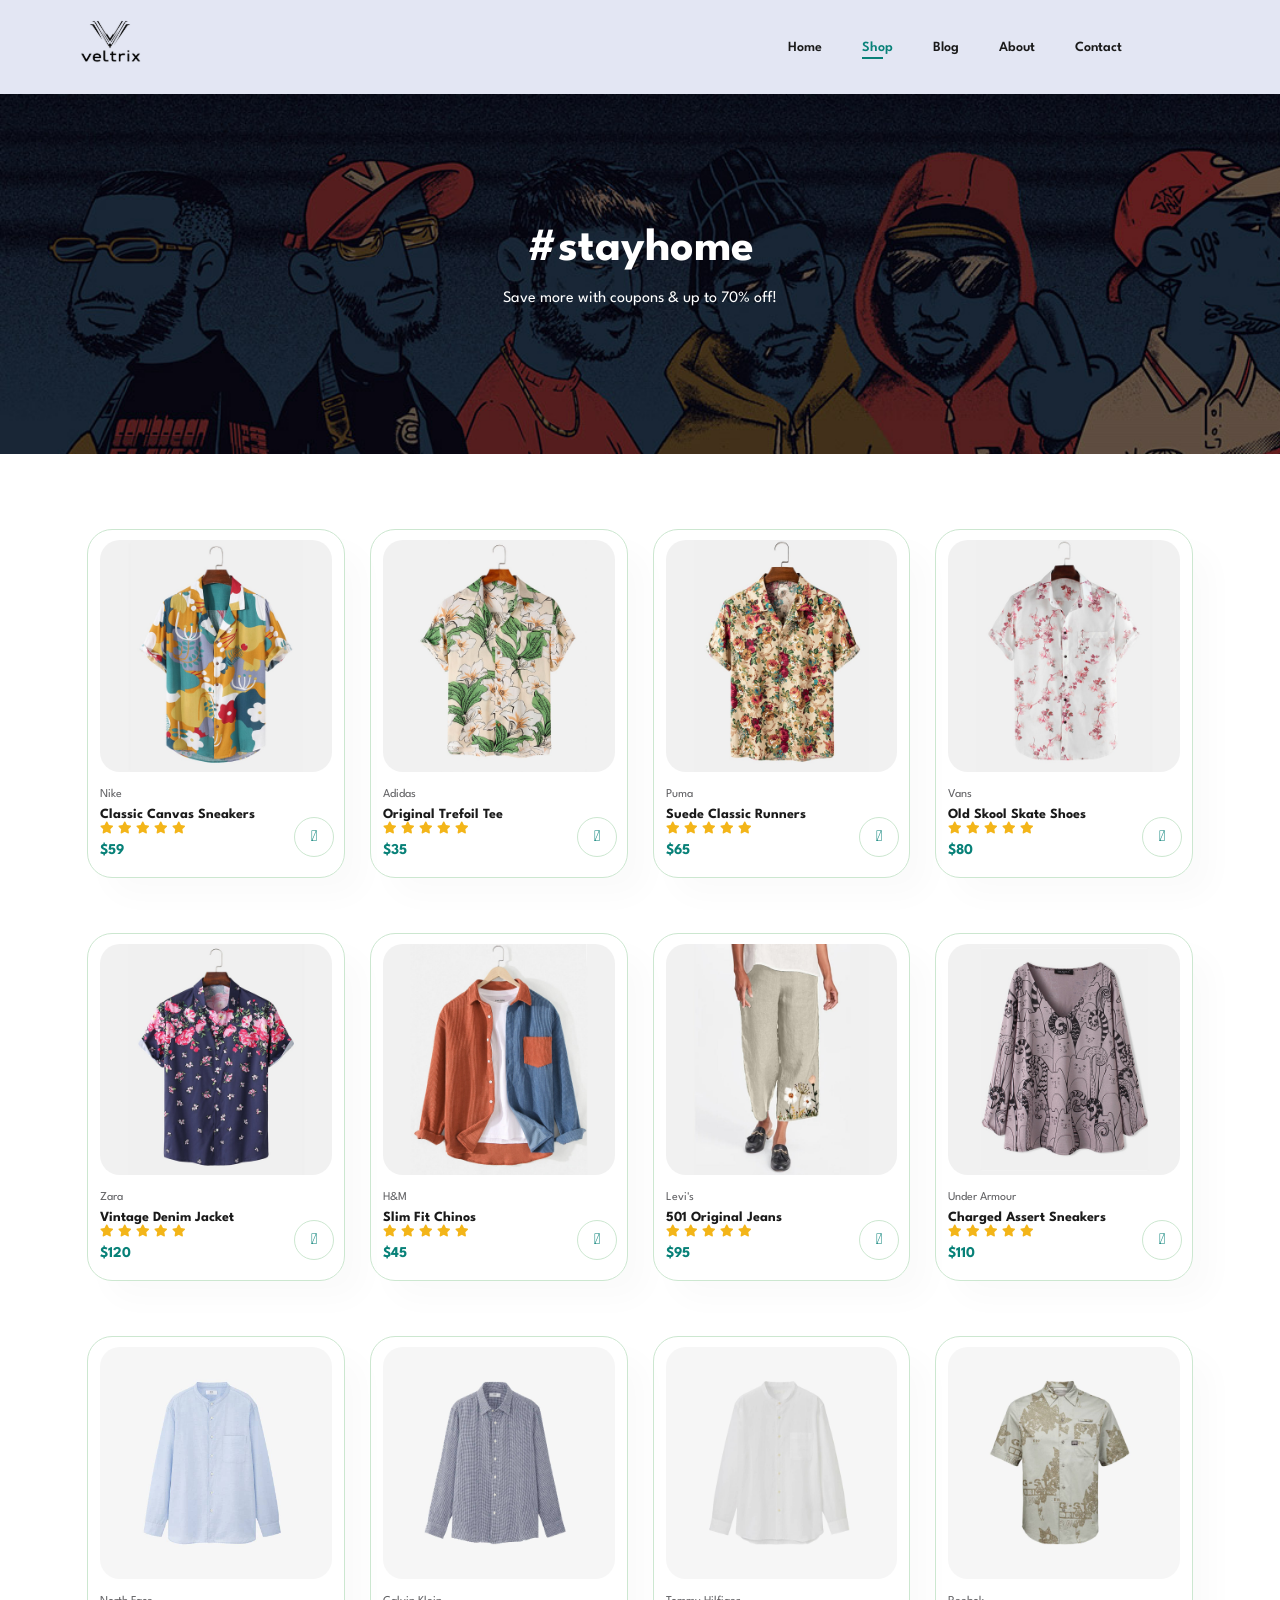
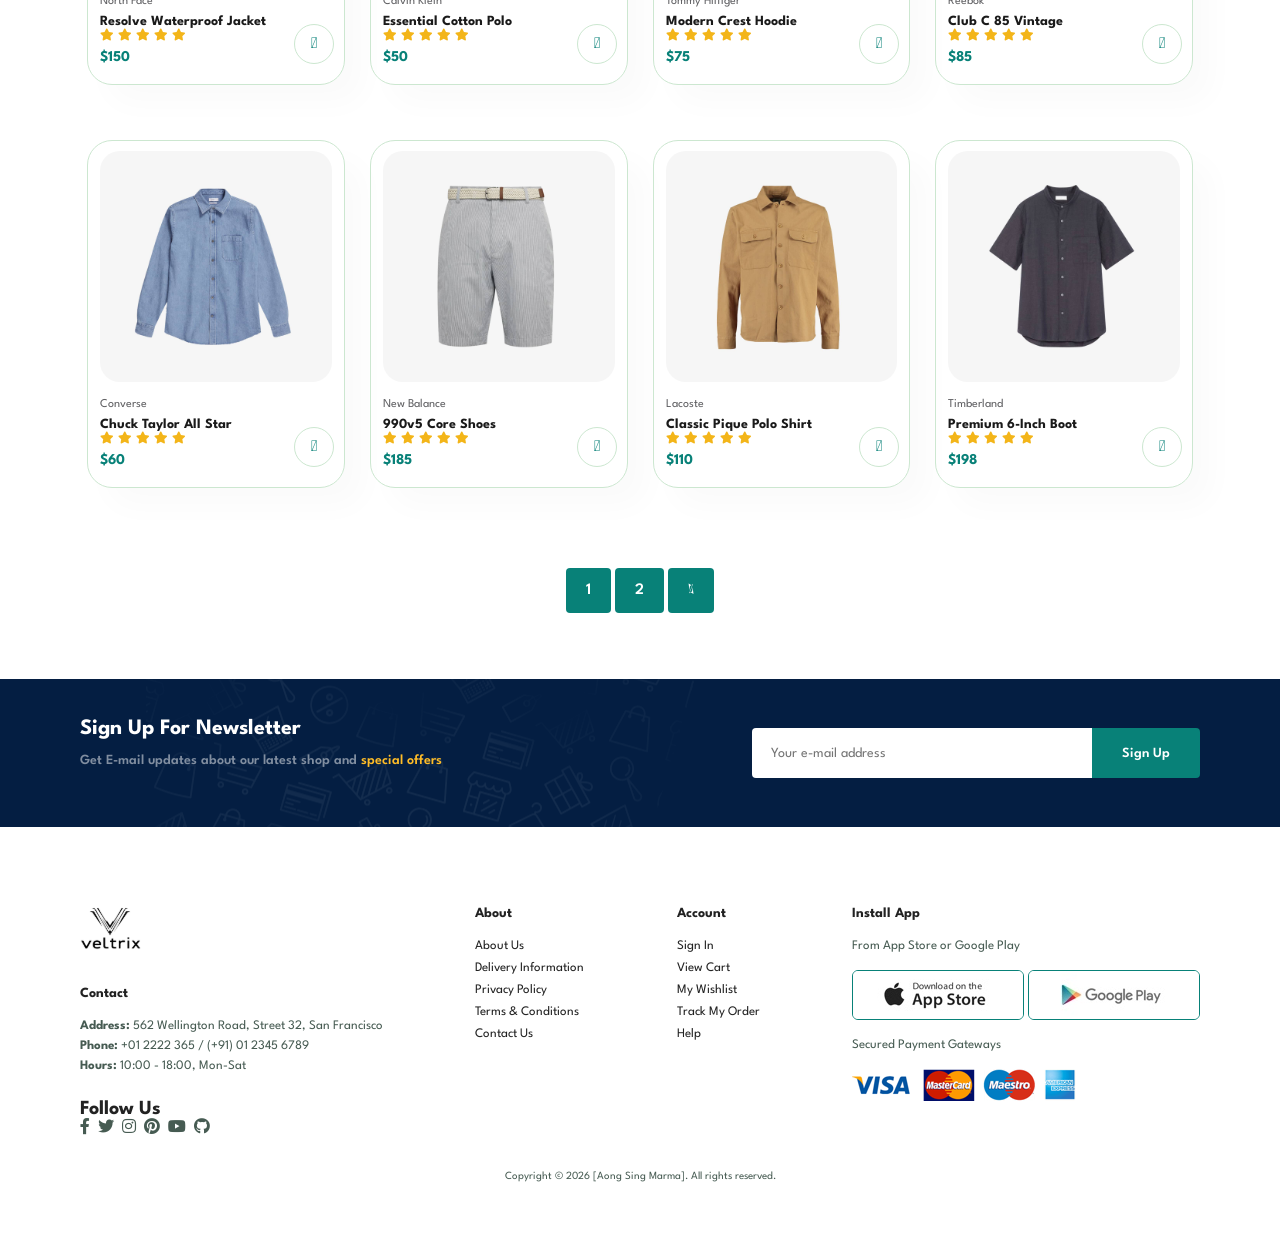
<file: shop.html>
<!DOCTYPE html>
<html lang="en">

<head>
    <meta charset="UTF-8">
    <meta name="viewport" content="width=device-width, initial-scale=1.0">
    <title>VELTRIX</title>
    <link rel="stylesheet" href="https://pro.fontawesome.com/releases/v5.10.0/css/all.css" />
    <link rel="stylesheet" href="style.css">
</head>

<body>
    <section id="header">
        <a href="index.html"><img src="img/logo.png" class="logo" alt="logo"></a>

        <div>
            <ul id="navbar">
                <li><a href="index.html">Home</a></li>
                <li><a class="active" href="shop.html">Shop</a></li>
                <li><a href="blog.html">Blog</a></li>
                <li><a href="about.html">About</a></li>
                <li><a href="contact.html">Contact</a></li>
                <li><a id="lg-bag" href="cart.html"><i class="far fa-shopping-bag"></i></a></li>
                <a href="#" id="close"><i class="far fa-times"></i></a>
            </ul>
        </div>
        <div id="mobile">
            <a href="cart.html"><i class="far fa-shopping-bag"></i></a>
            <i id="bar" class="fas fa-outdent"></i>
        </div>
    </section>

    <section id="page-header">
        <h2>#stayhome</h2>
        <p>Save more with coupons & up to 70% off!</p>
    </section>

    <section class="section-p1" id="product1">
        <div class="pro-container">
            <div class="pro" onclick="selectProduct(this)">
                <img src="img/products/f1.jpg" alt="">
                <div class="des">
                    <span>Nike</span>
                    <h5>Classic Canvas Sneakers</h5>
                    <div class="star">
                        <i class="fas fa-star"></i>
                        <i class="fas fa-star"></i>
                        <i class="fas fa-star"></i>
                        <i class="fas fa-star"></i>
                        <i class="fas fa-star"></i>
                    </div>
                    <h4>$59</h4>
                </div>
                <a href="#"><i class="fal fa-shopping-cart cart"></i></a>
            </div>

            <div class="pro" onclick="selectProduct(this)">
                <img src="img/products/f2.jpg" alt="">
                <div class="des">
                    <span>Adidas</span>
                    <h5>Original Trefoil Tee</h5>
                    <div class="star">
                        <i class="fas fa-star"></i>
                        <i class="fas fa-star"></i>
                        <i class="fas fa-star"></i>
                        <i class="fas fa-star"></i>
                        <i class="fas fa-star"></i>
                    </div>
                    <h4>$35</h4>
                </div>
                <a href="#"><i class="fal fa-shopping-cart cart"></i></a>
            </div>

            <div class="pro" onclick="selectProduct(this)">
                <img src="img/products/f3.jpg" alt="">
                <div class="des">
                    <span>Puma</span>
                    <h5>Suede Classic Runners</h5>
                    <div class="star">
                        <i class="fas fa-star"></i>
                        <i class="fas fa-star"></i>
                        <i class="fas fa-star"></i>
                        <i class="fas fa-star"></i>
                        <i class="fas fa-star"></i>
                    </div>
                    <h4>$65</h4>
                </div>
                <a href="#"><i class="fal fa-shopping-cart cart"></i></a>
            </div>

            <div class="pro" onclick="selectProduct(this)">
                <img src="img/products/f4.jpg" alt="">
                <div class="des">
                    <span>Vans</span>
                    <h5>Old Skool Skate Shoes</h5>
                    <div class="star">
                        <i class="fas fa-star"></i>
                        <i class="fas fa-star"></i>
                        <i class="fas fa-star"></i>
                        <i class="fas fa-star"></i>
                        <i class="fas fa-star"></i>
                    </div>
                    <h4>$80</h4>
                </div>
                <a href="#"><i class="fal fa-shopping-cart cart"></i></a>
            </div>

            <div class="pro" onclick="selectProduct(this)">
                <img src="img/products/f5.jpg" alt="">
                <div class="des">
                    <span>Zara</span>
                    <h5>Vintage Denim Jacket</h5>
                    <div class="star">
                        <i class="fas fa-star"></i>
                        <i class="fas fa-star"></i>
                        <i class="fas fa-star"></i>
                        <i class="fas fa-star"></i>
                        <i class="fas fa-star"></i>
                    </div>
                    <h4>$120</h4>
                </div>
                <a href="#"><i class="fal fa-shopping-cart cart"></i></a>
            </div>

            <div class="pro" onclick="selectProduct(this)">
                <img src="img/products/f6.jpg" alt="">
                <div class="des">
                    <span>H&M</span>
                    <h5>Slim Fit Chinos</h5>
                    <div class="star">
                        <i class="fas fa-star"></i>
                        <i class="fas fa-star"></i>
                        <i class="fas fa-star"></i>
                        <i class="fas fa-star"></i>
                        <i class="fas fa-star"></i>
                    </div>
                    <h4>$45</h4>
                </div>
                <a href="#"><i class="fal fa-shopping-cart cart"></i></a>
            </div>

            <div class="pro" onclick="selectProduct(this)">
                <img src="img/products/f7.jpg" alt="">
                <div class="des">
                    <span>Levi's</span>
                    <h5>501 Original Jeans</h5>
                    <div class="star">
                        <i class="fas fa-star"></i>
                        <i class="fas fa-star"></i>
                        <i class="fas fa-star"></i>
                        <i class="fas fa-star"></i>
                        <i class="fas fa-star"></i>
                    </div>
                    <h4>$95</h4>
                </div>
                <a href="#"><i class="fal fa-shopping-cart cart"></i></a>
            </div>

            <div class="pro" onclick="selectProduct(this)">
                <img src="img/products/f8.jpg" alt="">
                <div class="des">
                    <span>Under Armour</span>
                    <h5>Charged Assert Sneakers</h5>
                    <div class="star">
                        <i class="fas fa-star"></i>
                        <i class="fas fa-star"></i>
                        <i class="fas fa-star"></i>
                        <i class="fas fa-star"></i>
                        <i class="fas fa-star"></i>
                    </div>
                    <h4>$110</h4>
                </div>
                <a href="#"><i class="fal fa-shopping-cart cart"></i></a>
            </div>

            <div class="pro" onclick="selectProduct(this)">
                <img src="img/products/n1.jpg" alt="">
                <div class="des">
                    <span>North Face</span>
                    <h5>Resolve Waterproof Jacket</h5>
                    <div class="star">
                        <i class="fas fa-star"></i>
                        <i class="fas fa-star"></i>
                        <i class="fas fa-star"></i>
                        <i class="fas fa-star"></i>
                        <i class="fas fa-star"></i>
                    </div>
                    <h4>$150</h4>
                </div>
                <a href="#"><i class="fal fa-shopping-cart cart"></i></a>
            </div>

            <div class="pro" onclick="selectProduct(this)">
                <img src="img/products/n2.jpg" alt="">
                <div class="des">
                    <span>Calvin Klein</span>
                    <h5>Essential Cotton Polo</h5>
                    <div class="star">
                        <i class="fas fa-star"></i>
                        <i class="fas fa-star"></i>
                        <i class="fas fa-star"></i>
                        <i class="fas fa-star"></i>
                        <i class="fas fa-star"></i>
                    </div>
                    <h4>$50</h4>
                </div>
                <a href="#"><i class="fal fa-shopping-cart cart"></i></a>
            </div>

            <div class="pro" onclick="selectProduct(this)">
                <img src="img/products/n3.jpg" alt="">
                <div class="des">
                    <span>Tommy Hilfiger</span>
                    <h5>Modern Crest Hoodie</h5>
                    <div class="star">
                        <i class="fas fa-star"></i>
                        <i class="fas fa-star"></i>
                        <i class="fas fa-star"></i>
                        <i class="fas fa-star"></i>
                        <i class="fas fa-star"></i>
                    </div>
                    <h4>$75</h4>
                </div>
                <a href="#"><i class="fal fa-shopping-cart cart"></i></a>
            </div>

            <div class="pro" onclick="selectProduct(this)">
                <img src="img/products/n4.jpg" alt="">
                <div class="des">
                    <span>Reebok</span>
                    <h5>Club C 85 Vintage</h5>
                    <div class="star">
                        <i class="fas fa-star"></i>
                        <i class="fas fa-star"></i>
                        <i class="fas fa-star"></i>
                        <i class="fas fa-star"></i>
                        <i class="fas fa-star"></i>
                    </div>
                    <h4>$85</h4>
                </div>
                <a href="#"><i class="fal fa-shopping-cart cart"></i></a>
            </div>

            <div class="pro" onclick="selectProduct(this)">
                <img src="img/products/n5.jpg" alt="">
                <div class="des">
                    <span>Converse</span>
                    <h5>Chuck Taylor All Star</h5>
                    <div class="star">
                        <i class="fas fa-star"></i>
                        <i class="fas fa-star"></i>
                        <i class="fas fa-star"></i>
                        <i class="fas fa-star"></i>
                        <i class="fas fa-star"></i>
                    </div>
                    <h4>$60</h4>
                </div>
                <a href="#"><i class="fal fa-shopping-cart cart"></i></a>
            </div>

            <div class="pro" onclick="selectProduct(this)">
                <img src="img/products/n6.jpg" alt="">
                <div class="des">
                    <span>New Balance</span>
                    <h5>990v5 Core Shoes</h5>
                    <div class="star">
                        <i class="fas fa-star"></i>
                        <i class="fas fa-star"></i>
                        <i class="fas fa-star"></i>
                        <i class="fas fa-star"></i>
                        <i class="fas fa-star"></i>
                    </div>
                    <h4>$185</h4>
                </div>
                <a href="#"><i class="fal fa-shopping-cart cart"></i></a>
            </div>

            <div class="pro" onclick="selectProduct(this)">
                <img src="img/products/n7.jpg" alt="">
                <div class="des">
                    <span>Lacoste</span>
                    <h5>Classic Pique Polo Shirt</h5>
                    <div class="star">
                        <i class="fas fa-star"></i>
                        <i class="fas fa-star"></i>
                        <i class="fas fa-star"></i>
                        <i class="fas fa-star"></i>
                        <i class="fas fa-star"></i>
                    </div>
                    <h4>$110</h4>
                </div>
                <a href="#"><i class="fal fa-shopping-cart cart"></i></a>
            </div>

            <div class="pro" onclick="selectProduct(this)">
                <img src="img/products/n8.jpg" alt="">
                <div class="des">
                    <span>Timberland</span>
                    <h5>Premium 6-Inch Boot</h5>
                    <div class="star">
                        <i class="fas fa-star"></i>
                        <i class="fas fa-star"></i>
                        <i class="fas fa-star"></i>
                        <i class="fas fa-star"></i>
                        <i class="fas fa-star"></i>
                    </div>
                    <h4>$198</h4>
                </div>
                <a href="#"><i class="fal fa-shopping-cart cart"></i></a>
            </div>
        </div>
    </section>

    <section id="pagination" class="section-p1">
        <a href="#">1</a>
        <a href="#">2</a>
        <a href="#"><i class="fal fa-long-arrow-alt-right"></i></a>
    </section>

    <section id="newsletter" class="section-p1 section-m1">
        <div class="newstext">
            <h4>Sign Up For Newsletter</h4>
            <p>Get E-mail updates about our latest shop and <span>special offers</span></p>
        </div>
        <div class="form">
            <input type="text" placeholder="Your e-mail address">
            <button class="normal">Sign Up</button>
        </div>
    </section>

    <footer class="section-p1">
        <div class="fot">
            <div class="col">
                <img class="logo" src="img/logo.png" alt="">
                <h4>Contact</h4>
                <p><strong>Address:</strong> 562 Wellington Road, Street 32, San Francisco</p>
                <p><strong>Phone:</strong> +01 2222 365 / (+91) 01 2345 6789</p>
                <p><strong>Hours:</strong> 10:00 - 18:00, Mon-Sat</p>
                <div class="follow">
                    <h4>Follow Us</h4>
                    <div class="icon">
                        <i class="fab fa-facebook-f"></i>
                        <i class="fab fa-twitter"></i>
                        <i class="fab fa-instagram"></i>
                        <i class="fab fa-pinterest"></i>
                        <i class="fab fa-youtube"></i>
                        <i class="fab fa-github"></i>
                    </div>
                </div>
            </div>

            <div class="col">
                <h4>About</h4>
                <a href="#">About Us</a>
                <a href="#">Delivery Information</a>
                <a href="#">Privacy Policy</a>
                <a href="#">Terms & Conditions</a>
                <a href="#">Contact Us</a>
            </div>

            <div class="col">
                <h4>Account</h4>
                <a href="#">Sign In</a>
                <a href="#">View Cart</a>
                <a href="#">My Wishlist</a>
                <a href="#">Track My Order</a>
                <a href="#">Help</a>
            </div>

            <div class="col install">
                <h4>Install App</h4>
                <p>From App Store or Google Play</p>
                <div class="row">
                    <img src="img/pay/app.jpg" alt="">
                    <img src="img/pay/play.jpg" alt="">
                </div>
                <p>Secured Payment Gateways</p>
                <img src="img/pay/pay.png" alt="">
            </div>
        </div>

        <div class="copyright">
            <p>Copyright © 2026 [Aong Sing Marma]. All rights reserved.</p>
        </div>
    </footer>

    <script src="script.js"></script>

</body>

</html>
</file>
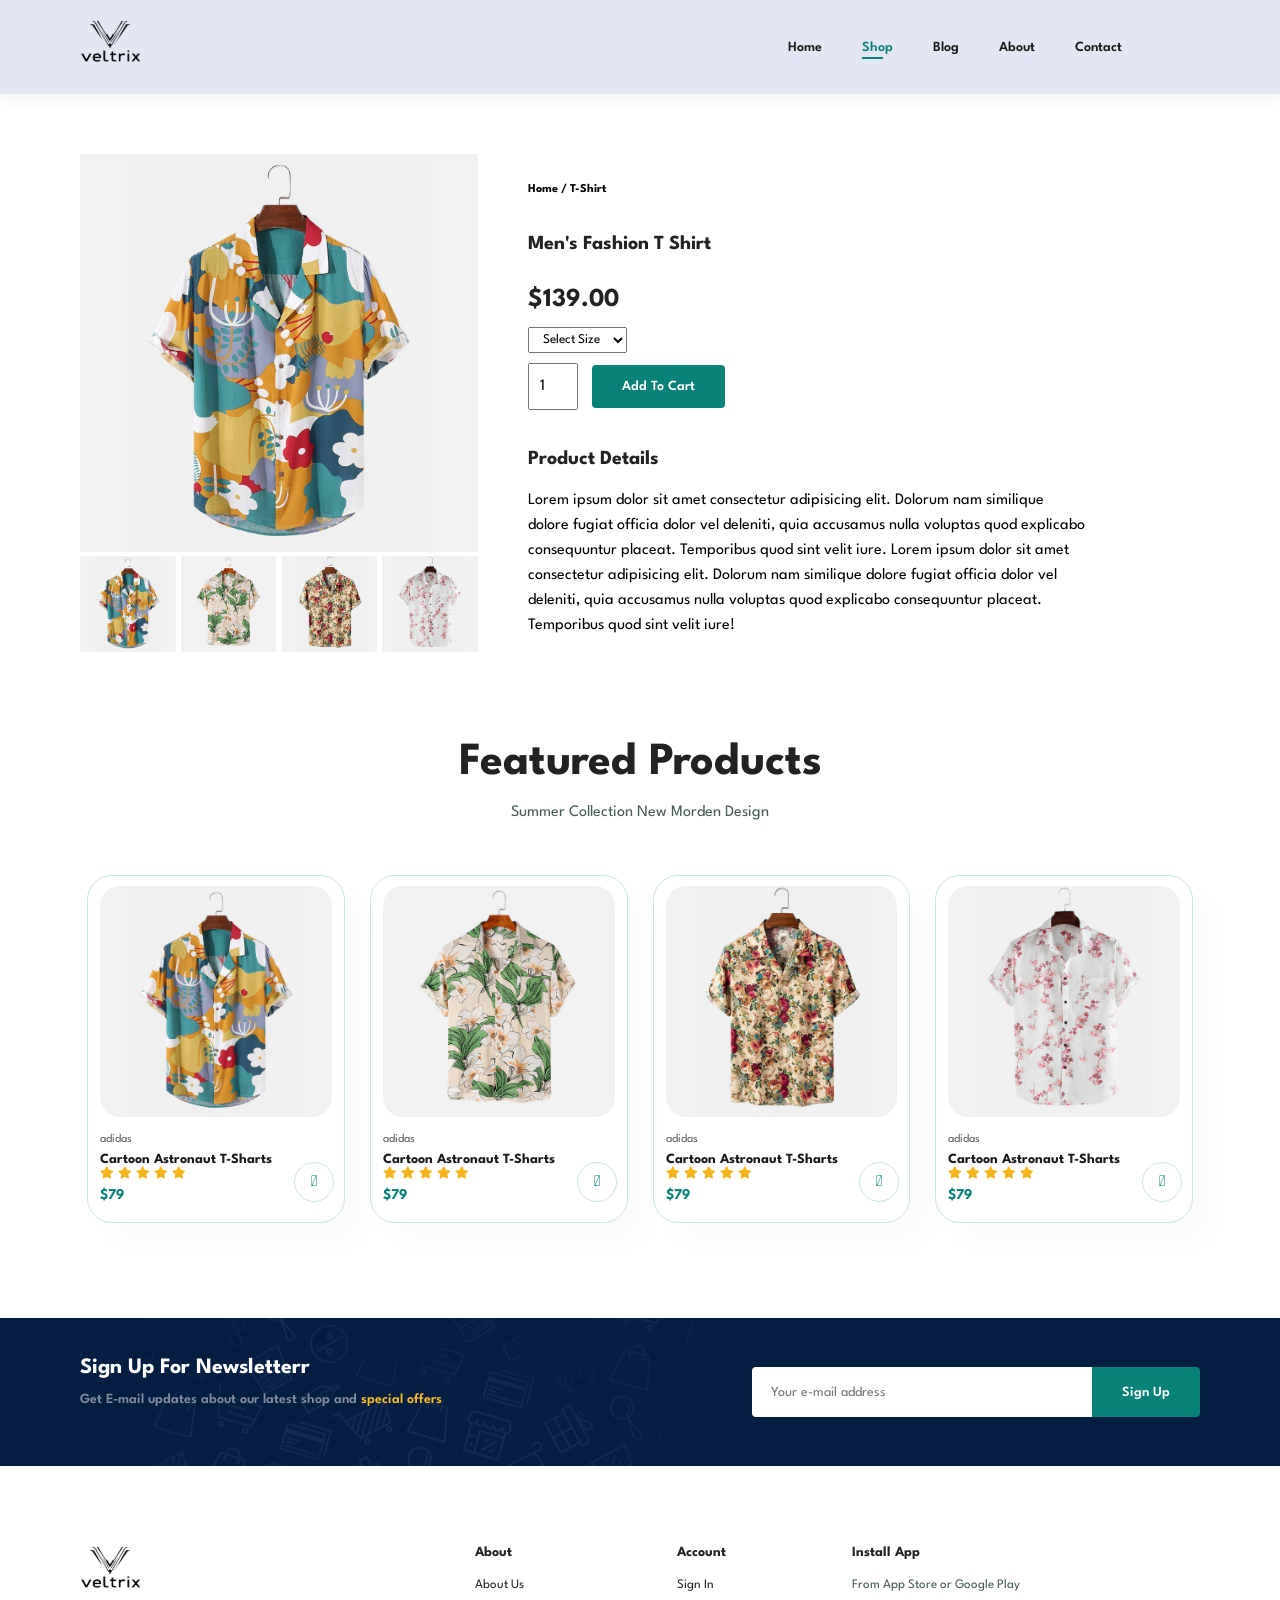
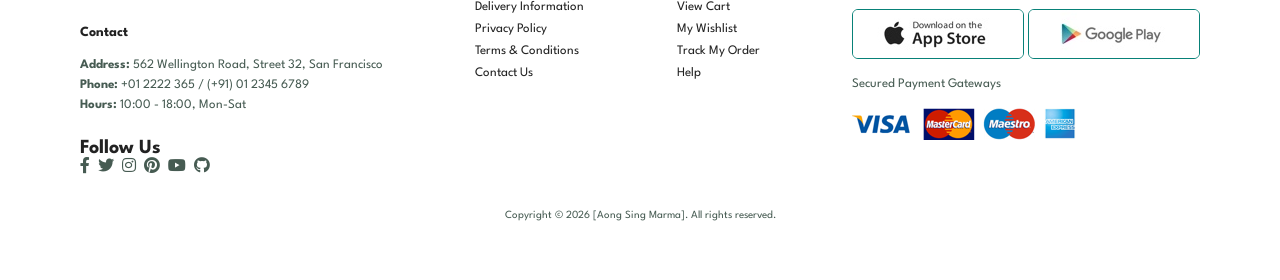
<file: sproduct.html>
<!DOCTYPE html>
<html lang="en">

<head>
    <meta charset="UTF-8">
    <meta name="viewport" content="width=device-width, initial-scale=1.0">
    <title>VELTRIX</title>
    <link rel="stylesheet" href="https://pro.fontawesome.com/releases/v5.10.0/css/all.css" />
    <link rel="stylesheet" href="style.css">
</head>

<body>
    <section id="header">
        <a href="index.html"><img src="img/logo.png" class="logo" alt="logo"></a>

        <div>
            <ul id="navbar">
                <li><a href="index.html">Home</a></li>
                <li><a class="active" href="shop.html">Shop</a></li>
                <li><a href="blog.html">Blog</a></li>
                <li><a href="about.html">About</a></li>
                <li><a href="contact.html">Contact</a></li>
                <li><a id="lg-bag" href="cart.html"><i class="far fa-shopping-bag"></i></a></li>
                <a href="#" id="close"><i class="far fa-times"></i></a>
            </ul>
        </div>
        <div id="mobile">
            <a href="cart.html"><i class="far fa-shopping-bag"></i></a>
            <i id="bar" class="fas fa-outdent"></i>
        </div>
    </section>

    <section id="prodetails" class="section-p1">
        <div class="single-pro-img">
            <img src="img/products/f1.jpg" width="100%" id="MainImg" alt="">

            <div class="small-img-group">
                <div class="small-img-col">
                    <img src="img/products/f1.jpg" width="100%" class="small-img" alt="">
                </div>

                <div class="small-img-col">
                    <img src="img/products/f2.jpg" width="100%" class="small-img" alt="">
                </div>

                <div class="small-img-col">
                    <img src="img/products/f3.jpg" width="100%" class="small-img" alt="">
                </div>

                <div class="small-img-col">
                    <img src="img/products/f4.jpg" width="100%" class="small-img" alt="">
                </div>

            </div>
        </div>

        <div class="single-pro-details">
            <h6 id="pro-category">Home / T-Shirt</h6>
            <h4 id="pro-name">Men's Fashion T Shirt</h4>
            <h2 id="pro-price">$139.00</h2>
            <select>
                <option>Select Size</option>
                <option>Small</option>
                <option>Medium</option>
                <option>Large</option>
                <option>XL</option>
                <option>XXL</option>
            </select>

            <input type="number" value="1">
            <button class="normal">Add To Cart</button>
            <h4>Product Details</h4>
            <span>Lorem ipsum dolor sit amet consectetur adipisicing elit. Dolorum nam similique dolore fugiat officia
                dolor vel deleniti, quia accusamus nulla voluptas quod explicabo consequuntur placeat. Temporibus quod
                sint velit iure. Lorem ipsum dolor sit amet consectetur adipisicing elit. Dolorum nam similique dolore
                fugiat officia dolor vel deleniti, quia accusamus nulla voluptas quod explicabo consequuntur placeat.
                Temporibus quod sint velit iure!</span>
        </div>
    </section>

    <section class="section-p1" id="product1">
        <h2>Featured Products</h2>
        <p>Summer Collection New Morden Design</p>
        <div class="pro-container">
            <div class="pro" onclick="window.location.href='sproduct.html';">
                <img src="img/products/f1.jpg" alt="">
                <div class="des">
                    <span>adidas</span>
                    <h5>Cartoon Astronaut T-Sharts</h5>
                    <div class="star">
                        <i class="fas fa-star"></i>
                        <i class="fas fa-star"></i>
                        <i class="fas fa-star"></i>
                        <i class="fas fa-star"></i>
                        <i class="fas fa-star"></i>
                    </div>
                    <h4>$79</h4>
                </div>
                <a href="#"><i class="fal fa-shopping-cart cart"></i></a>
            </div>

            <div class="pro" onclick="window.location.href='sproduct.html';">
                <img src="img/products/f2.jpg" alt="">
                <div class="des">
                    <span>adidas</span>
                    <h5>Cartoon Astronaut T-Sharts</h5>
                    <div class="star">
                        <i class="fas fa-star"></i>
                        <i class="fas fa-star"></i>
                        <i class="fas fa-star"></i>
                        <i class="fas fa-star"></i>
                        <i class="fas fa-star"></i>
                    </div>
                    <h4>$79</h4>
                </div>
                <a href="#"><i class="fal fa-shopping-cart cart"></i></a>
            </div>

            <div class="pro" onclick="window.location.href='sproduct.html';">
                <img src="img/products/f3.jpg" alt="">
                <div class="des">
                    <span>adidas</span>
                    <h5>Cartoon Astronaut T-Sharts</h5>
                    <div class="star">
                        <i class="fas fa-star"></i>
                        <i class="fas fa-star"></i>
                        <i class="fas fa-star"></i>
                        <i class="fas fa-star"></i>
                        <i class="fas fa-star"></i>
                    </div>
                    <h4>$79</h4>
                </div>
                <a href="#"><i class="fal fa-shopping-cart cart"></i></a>
            </div>

            <div class="pro" onclick="window.location.href='sproduct.html';">
                <img src="img/products/f4.jpg" alt="">
                <div class="des">
                    <span>adidas</span>
                    <h5>Cartoon Astronaut T-Sharts</h5>
                    <div class="star">
                        <i class="fas fa-star"></i>
                        <i class="fas fa-star"></i>
                        <i class="fas fa-star"></i>
                        <i class="fas fa-star"></i>
                        <i class="fas fa-star"></i>
                    </div>
                    <h4>$79</h4>
                </div>
                <a href="#"><i class="fal fa-shopping-cart cart"></i></a>
            </div>
        </div>
    </section>

    <section id="newsletter" class="section-p1 section-m1">
        <div class="newstext">
            <h4>Sign Up For Newsletterr</h4>
            <p>Get E-mail updates about our latest shop and <span>special offers</span></p>
        </div>
        <div class="form">
            <input type="text" placeholder="Your e-mail address">
            <button class="normal">Sign Up</button>
        </div>
    </section>

    <footer class="section-p1">
        <div class="fot">
            <div class="col">
                <img class="logo" src="img/logo.png" alt="">
                <h4>Contact</h4>
                <p><strong>Address:</strong> 562 Wellington Road, Street 32, San Francisco</p>
                <p><strong>Phone:</strong> +01 2222 365 / (+91) 01 2345 6789</p>
                <p><strong>Hours:</strong> 10:00 - 18:00, Mon-Sat</p>
                <div class="follow">
                    <h4>Follow Us</h4>
                    <div class="icon">
                        <i class="fab fa-facebook-f"></i>
                        <i class="fab fa-twitter"></i>
                        <i class="fab fa-instagram"></i>
                        <i class="fab fa-pinterest"></i>
                        <i class="fab fa-youtube"></i>
                        <i class="fab fa-github"></i>
                    </div>
                </div>
            </div>

            <div class="col">
                <h4>About</h4>
                <a href="#">About Us</a>
                <a href="#">Delivery Information</a>
                <a href="#">Privacy Policy</a>
                <a href="#">Terms & Conditions</a>
                <a href="#">Contact Us</a>
            </div>

            <div class="col">
                <h4>Account</h4>
                <a href="#">Sign In</a>
                <a href="#">View Cart</a>
                <a href="#">My Wishlist</a>
                <a href="#">Track My Order</a>
                <a href="#">Help</a>
            </div>

            <div class="col install">
                <h4>Install App</h4>
                <p>From App Store or Google Play</p>
                <div class="row">
                    <img src="img/pay/app.jpg" alt="">
                    <img src="img/pay/play.jpg" alt="">
                </div>
                <p>Secured Payment Gateways</p>
                <img src="img/pay/pay.png" alt="">
            </div>
        </div>

        <div class="copyright">
            <p>Copyright © 2026 [Aong Sing Marma]. All rights reserved.</p>
        </div>
    </footer>



    <script src="script.js"></script>

</body>

</html>
</file>
<file: style.css>
@import url("https://fonts.googleapis.com/css2?family=Spartan:wght@100;200;300;400;500;600;700;800;900&display=swap");

* {
  margin: 0;
  padding: 0;
  box-sizing: border-box;
  font-family: "Spartan", sans-serif;
}

html {
  scroll-behavior: smooth;
}

/* Global Styles */

h1 {
  font-size: 50px;
  line-height: 64px;
  color: #222;
}

h2 {
  font-size: 46px;
  line-height: 54px;
  color: #222;
}

h4 {
  font-size: 20px;
  color: #222;
}

h6 {
  font-weight: 700;
  font-size: 12px;
}

p {
  font-size: 16px;
  color: #465b52;
  margin: 15px 0 20px 0;
}

.section-p1 {
  padding: 40px 80px;
}

.section-m1 {
  margin: 40px 0;
}

button.normal {
  font-size: 14px;
  font-weight: 600;
  padding: 15px 30px;
  color: #000;
  background-color: #fff;
  border-radius: 4px;
  cursor: pointer;
  border: none;
  outline: none;
  transition: 0.2s;
}

button.white {
  font-size: 13px;
  font-weight: 600;
  padding: 11px 18px;
  color: #fff;
  background-color: transparent;
  cursor: pointer;
  border: 1px solid #fff;
  outline: none;
  transition: 0.2s;
}

body {
  width: 100%;
}

.logo {
  padding: 0;
  margin: 0;
  margin-left: -40px;
}

/*Heading*/

#header {
  display: flex;
  align-items: center;
  justify-content: space-between;
  padding: 20px 80px;
  background: #E3E6F3;
  box-shadow: 0 5px 15px rgba(0, 0, 0, 0.06);
  z-index: 999;
  position: sticky;
  top: 0;
  left: 0;

}

#navbar {
  display: flex;
  align-items: center;
  justify-content: center;
}

#navbar li {
  list-style: none;
  padding: 0 20px;
  position: relative;
}

#navbar li a {
  text-decoration: none;
  font-size: 14px;
  font-weight: 600;
  color: #1a1a1a;
  transition: 0.3s ease;
}

#navbar li a .far{
  font-size: 18px;
}

#navbar li a:hover,
#navbar li a.active {
  color: #088178;
}

#navbar li a.active::after,
#navbar li a:hover::after {
  content: "";
  width: 30%;
  height: 2px;
  background: #088178;
  position: absolute;
  bottom: -4px;
  left: 20px;
}

#mobile {
  display: none;
  align-items: center;

}

#close {
  display: none;
}

/*Home Page*/

#hero {
  background-image: url("img/hero_4k.png");
  height: 90vh;
  width: 100%;
  background-size: cover;
  background-position: top 25% right 0;
  padding: 0 80px;
  display: flex;
  flex-direction: column;
  align-items: flex-start;
  justify-content: center;
}

#hero h4 {
  padding-bottom: 15px;
}

#hero h1 {
  color: #088178;
}

#hero button {
  background-image: url(img/button.png);
  background-color: transparent;
  color: #088178;
  border: 0;
  padding: 14px 80px 14px 65px;
  background-repeat: no-repeat;
  cursor: pointer;
  font-weight: 700;
  font-size: 15px;
}

#feature {
  /* changed use gap*/
  display: flex;
  align-items: center;
  /* align-content: center; */
  justify-content: space-between;
  flex-wrap: wrap;
}

#feature .fe-box {
  width: 180px;
  text-align: center;
  padding: 25px 15px;
  box-shadow: 20px 20px 34px rgba(0, 0, 0, 0.03);
  border: 1px solid #cce7d0;
  border-radius: 4px;
  margin: 15px 0;
  transition: 0.3s ease;
}

#feature .fe-box:hover {
  box-shadow: 10px 10px 54px rgba(70, 62, 221, 0.1);
  transform: scale(1.1);
}

#feature .fe-box img {
  width: 100%;
  margin-bottom: 10px;
}

#feature .fe-box h6 {
  display: inline-block;
  padding: 9px 8px 6px 8px;
  line-height: 1;
  border-radius: 4px;
  color: #088178;
  background-color: #fddde4;
}

#feature .fe-box:nth-child(2) h6 {
  background-color: #cdebbc;
}

#feature .fe-box:nth-child(3) h6 {
  background-color: #d1e8f2;
}

#feature .fe-box:nth-child(4) h6 {
  background-color: #cdd4f8;
}

#feature .fe-box:nth-child(5) h6 {
  background-color: #f6dbf6;
}

#feature .fe-box:nth-child(6) h6 {
  background-color: #fff2e5;
}

#product1 {
  text-align: center;
}

#product1 .pro-container {
  display: flex;
  justify-content: center;
  gap: 25px;
  padding-top: 20px;
  flex-wrap: wrap;
}

#product1 .pro {
  width: 23%;
  min-width: 250px;
  padding: 10px 12px;
  border: 1px solid #cce7d0;
  border-radius: 25px;
  cursor: pointer;
  box-shadow: 20px 20px 30px rgba(0, 0, 0, 0.02);
  margin: 15px 0;
  transition: 0.3s ease;
  position: relative;
}

#product1 .pro:hover {
  box-shadow: 20px 20px 30px rgba(0, 0, 0, 0.06);
  transform: scale(1.05);
}

#product1 .pro img {
  width: 100%;
  border-radius: 20px;
}

#product1 .pro .des {
  text-align: start;
  padding: 10px 0;
}

#product1 .pro .des span {
  color: #606063;
  font-size: 12px;
}

#product1 .pro .des h5 {
  padding-top: 7px;
  color: #1a1a1a;
  font-size: 14px;
}

#product1 .pro .des i {
  font-size: 12px;
  color: rgb(243, 181, 25);
}

#product1 .pro .des h4 {
  padding-top: 7px;
  font-size: 15px;
  font-weight: 700;
  color: #088178;
}

#product1 .pro .cart {
  width: 40px;
  height: 40px;
  line-height: 40px;
  border-radius: 50px;
  font-weight: 500;
  color: #088178;
  border: 1px solid #cce7d0;
  position: absolute;
  bottom: 20px;
  right: 10px;
}

#banner {
  display: flex;
  flex-direction: column;
  justify-content: center;
  align-items: center;
  text-align: center;
  background-image: url(img/banner/b2.jpg);
  width: 100%;
  height: 40vh;
  background-size: cover;
  background-position: center;
}

#banner h4 {
  color: #ffff;
  font-size: 16px;
}

#banner h2 {
  color: #ffff;
  font-size: 30px;
  padding: 10px 0;
}

#banner span {
  color: #ef3636;
}


#banner button:hover {
  color: #fff;
  background-color: #088178;
}

#sm-banner {
  display: flex;
  justify-content: space-between;
  flex-wrap: wrap;
}

#sm-banner .banner-box {
  display: flex;
  flex-direction: column;
  justify-content: center;
  align-items: flex-start;
  background-image: url(img/banner/b17.jpg);
  min-width: 580px;
  width: 48%;
  height: 50vh;
  background-size: cover;
  background-position: center;
  padding: 30px;
  transition: 0.3s ease;
}

#sm-banner .banner-box:hover {
  transform: scale(1.1);
}

#sm-banner .banner-box2 {
  background-image: url(img/banner/b10.jpg);
}

#sm-banner h4 {
  color: #fff;
  font-size: 20px;
  font-weight: 300;
}

#sm-banner h2 {
  color: #fff;
  font-size: 28px;
  font-weight: 800;
}

#sm-banner span {
  color: #fff;
  font-size: 14px;
  font-weight: 500;
  padding-bottom: 15px;
}

#sm-banner .banner-box:hover button {
  color: #fff;
  background-color: #088178;
  border: 1px solid #088178;
}

#banner3 {
  display: flex;
  flex-wrap: wrap;
  justify-content: space-between;
  padding: 0 80px;
}

#banner3 .banner-box {
  display: flex;
  flex-direction: column;
  justify-content: center;
  align-items: flex-start;
  background-image: url(img/banner/b7.jpg);
  min-width: 30%;
  height: 30vh;
  background-size: cover;
  background-position: center;
  padding: 20px;
  margin-bottom: 20px;
  transition: 0.3s ease;
}

#banner3 .banner-box:hover {
  transform: scale(1.1);
}

#banner3 .banner-box2 {
  background-image: url(img/banner/b4.jpg);
}

#banner3 .banner-box3 {
  background-image: url(img/banner/b18.jpg);
}

#banner3 h2 {
  color: #fff;
  font-weight: 900;
  font-size: 22px;
}

#banner3 h3 {
  color: #ec544e;
  font-weight: 800;
  font-size: 15px;
}


#newsletter {
  display: flex;
  justify-content: space-between;
  flex-wrap: wrap;
  align-items: center;
  background-image: url(img/banner/b14.png);
  background-repeat: no-repeat;
  background-position: 20% 39%;
  background-color: #041e42;
}

#newsletter h4 {
  font-size: 22px;
  font-weight: 700;
  color: #fff;
}

#newsletter p {
  font-size: 14px;
  font-weight: 600;
  color: #818ea0;
}

#newsletter p span {
  color: #ffbd27;
}

#newsletter .form {
  display: flex;
  width: 40%;
}

#newsletter input {
  height: 3.125rem;
  padding: 0 1.25em;
  font-size: 14px;
  width: 100%;
  border: 1px solid transparent;
  border-radius: 4px;
  outline: none;
  border-top-right-radius: 0;
  border-bottom-right-radius: 0;
}

#newsletter button {
  background-color: #088178;
  color: #fff;
  white-space: nowrap;

  border-top-left-radius: 0;
  border-bottom-left-radius: 0;
}

footer>.fot {
  display: flex;
  flex-wrap: wrap;
  justify-content: space-between;
}

footer>.fot>.col {
  display: flex;
  flex-direction: column;
  align-items: flex-start;
  margin-bottom: 20px;
}

footer>.fot>.col>.logo {
  margin-bottom: 30px;
}

footer>.fot>.col>h4 {
  font-size: 14px;
  padding-bottom: 20px;
}

footer>.fot>.col>p {
  font-size: 13px;
  margin: 0 0 8px 0;
  color: #465b52;
}

.fot a {
  font-size: 13px;
  text-decoration: none;
  color: #222;
  margin-bottom: 10px;
}

.fot .follow {
  margin-top: 20px;
}

.fot .follow i {
  color: #465b52;
  padding-right: 4px;
  cursor: pointer;
}

.fot .install .row img {
  border: 1px solid #088178;
  border-radius: 6px;

}

.fot .install img {
  margin: 10px 0 15px 0;
}

.fot .follow i:hover,
.fot a:hover {
  color: #088178;
}

footer .copyright {
  width: 100%;
  text-align: center;
}

footer .copyright p {
  font-size: 11px;
  color: #465b52;
}





/*Shop Page*/

#page-header {
  background-image: url("img/banner/b1.jpg");
  width: 100%;
  height: 40vh;
  background-size: cover;
  display: flex;
  justify-content: center;
  text-align: center;
  flex-direction: column;
  padding: 14px;
}

#page-header h2,
#page-header p {
  color: #fff;
}

#pagination {
  text-align: center;

}

#pagination a {
  text-decoration: none;
  background-color: #088178;
  padding: 15px 20px;
  border-radius: 4px;
  color: #fff;
  font-weight: 600;
}

#pagination a i {
  font-size: 16px;
  font-weight: 600;
}

#prodetails {
  margin-top: 20px;
  display: flex;

}

#prodetails .single-pro-img {
  width: 40%;
  padding-right: 50px;
}

.small-img-group {
  display: flex;
  justify-content: space-between;
}

.small-img-col {
  flex-basis: 24%;
  cursor: pointer;
}

#prodetails .single-pro-details {
  width: 50%;
  padding-top: 30px;
}

#prodetails .single-pro-details h4 {
  padding: 40px 0 20px 0;
}

#prodetails .single-pro-details h2 {
  font-size: 26px;
}

#prodetails .single-pro-details select {
  display: block;
  padding: 5px 10px;
  margin-bottom: 10px;
}

#prodetails .single-pro-details input {
  width: 50px;
  height: 47px;
  padding-left: 10px;
  font-size: 16px;
  margin-right: 10px;
}

#prodetails .single-pro-details input:focus {
  outline: none;
}

#prodetails .single-pro-details button {
  background-color: #088178;
  color: #fff;
}

#prodetails .single-pro-details span {
  line-height: 25px;
}



/*Blog page*/

#page-header.blog-header {
  background-image: url("img/banner/b19.jpg");
}

#blog{
  padding: 150px 150px 0 150px;
}

#blog .blog-box{
  display: flex;
  align-items: center;
  width: 100%;
  position: relative;
  padding-bottom: 90px;
}

#blog .blog-img{
  width: 50%;
  margin-right: 40px;
}

#blog img{
  width: 100%;
  height: 300px;
  object-fit: cover;
}

#blog .blog-details{
  width: 50%;
}

#blog .blog-details a{
  text-decoration: none;
  font-size: 11px;
  color: #000;
  font-weight: 700;
  position: relative;
  transition: 0.3s;
}

#blog .blog-details a::after{
  content: "";
  width: 50px;
  height: 1px;
  background-color: #000;
  position: absolute;
  top: 4px;
  right: -60px;
}

#blog .blog-details a:hover{
  color: #088178;
}

#blog .blog-details a:hover:after{
  background-color: #088178;
}

#blog .blog-box h1{
  position: absolute;
  top: -40px;
  left: 0;
  font-size: 70px;
  font-weight: 700;
  color: #c9cbce;
  z-index: -9;
}

/* About Us */

#page-header.about-header{
  background-image: url(img/about/banner.png);
}

#about-head{
  display: flex;
  align-items: center;
}

#about-head img{
  width: 50%;
  height: auto;
}

#about-head div{
  padding-left: 40px;
}

#about-app{
  text-align: center;
}

#about-app .video{
  width: 70%;
  height: 100%;
  margin: 30px auto 0 auto;
}

#about-app .video video{
  width: 100%;
  height: 100%;
  border-radius: 20px;
}


/* Contact Page */

#contact-details{
  display: flex;
  align-items: center;
  justify-content: space-between;
}

#contact-details .details{
  width: 50%;
}

#contact-details .details span,
#form-details form span{
  font-size: 12px;
}

#contact-details .details h2,
#form-details form h2{
  font-size: 26px;
  line-height: 35px;
  padding: 20px 0;
}

#contact-details .details h3{
  font-size: 16px;
  padding-bottom: 15px;
}

#contact-details .details li{
  list-style: none;
  display: flex;
  padding: 10px 0;
}
#contact-details .details li p{
  font-size: 14px;
  margin: 0;
}

#contact-details .details i{
  font-size: 14px;
  margin-right: 22px;
}

#contact-details .map{
  width: 45%;
  height: 400px;
}

#contact-details .map iframe{
  width: 100%;
  height: 100%;
}

#form-details {
  display: flex;
  justify-content: space-between;
  margin: 30px;
  padding: 80px;
  border: 1px solid #e1e1e1e1;
}

#form-details form{
  width: 65%;
  display: flex;
  flex-direction: column;
  align-items: flex-start;
}

#form-details form input,
#form-details form textarea{
  width: 100%;
  padding: 12px 15px;
  outline: none;
  margin-bottom: 20px;
  border: 1px solid #e1e1e1e1;

}

#form-details form button{
  background-color: #088178;
  color: #fff;
}

#form-details .people div{
  padding-bottom: 25px;
  display: flex;
  align-items: flex-start;
}

#form-details .people div img{
  width: 65px;
  height: 65px;
  object-fit: cover;
  margin-right: 15px;
}

#form-details .people div p{
  margin: 0;
  font-size: 13px;
  line-height: 25px;
}

#form-details .people div p span{
  display: block;
  font-size: 16px;
  font-weight: 600;
  color: #000;
}

/* Cart Page */

#cart{
  overflow-x: auto;
}

#cart table{
  width: 100%;
  border-collapse: collapse;
  table-layout: fixed;
  white-space: nowrap;
}

#cart table img{
  width: 70px;
}

#cart table td:nth-child(1){
  width: 100px;
  text-align: center;
}

#cart table td:nth-child(2){
  width: 150px;
  text-align: center;
}

#cart table td:nth-child(3){
  width: 250px;
  text-align: center;
}

#cart table td:nth-child(4),#cart table td:nth-child(5),
#cart table td:nth-child(6){
  width: 150px;
  text-align: center;
}

#cart table td:nth-child(5) input{
  width: 70px;
  padding: 10px 5px 10px 15px;
}

#cart table thead{
  border: 1px solid #e2e9e1;
  border-left: 0;
  border-right: 0;
}

#cart table thead td{
   font-weight: 700;
   text-transform: uppercase;
   font-size: 13px;
   padding: 18px 0;
}

#cart table tbody tr td{
  padding-top: 15px;
}

#cart table tbody td{
  font-size: 13px;
}

#cart-add{
  display: flex;
  justify-content: space-between;
  flex-wrap: wrap;
}

#coupon{
  width: 50%;
  margin-bottom: 30px;
}

#coupon h3{
  padding-bottom: 15px;
}

#coupon input{
  padding: 10px 20px;
  outline: none;
  width: 60%;
  margin-right: 10px;
  border: 1px solid #e1e1e1e1;
}

#coupon button,
#subtotal button{
  background-color: #088178;
  color: #fff;
  padding: 12px 20px;
}

#subtotal{
  width: 50%;
  margin-bottom: 30x;
  padding: 30px;
  border: 1px solid #e1e1e1e1;
}

#subtotal table{
  width: 100%;
  border-collapse: collapse;
  margin-bottom: 20px;
}

#subtotal table td{
  width: 50%;
  border: 1px solid #e1e1e1e1;
  padding: 10px;
  font-size: 13px;
}

#coupon h3,
#subtotal h3{
  padding-bottom: 15px;
}




/*Media Query*/
@media (min-width: 1440px) {
  #product1 .pro-container, #feature {
    max-width: 1300px;
    margin: 0 auto;
  }
}

@media (max-width:799px) {
  #navbar {
    display: flex;
    flex-direction: column;
    align-items: flex-start;
    justify-content: flex-start;
    position: fixed;
    top: 0;
    right: -300px;
    height: 100vh;
    width: 300px;
    background-color: #E3E6F3;
    box-shadow: 0 40px 60px rgba(0, 0, 0, 0.1);
    padding: 80px 0 0 10px;
    transition: 0.3s;
  }

  #navbar.active {
    right: 0px;
  }

  #navbar li {
    margin-bottom: 25px;
  }

  #mobile {
    display: flex;
    align-items: center;

  }

  #mobile i {
    color: #1a1a1a;
    font-size: 24px;
    padding-left: 20px;
  }

  #close {
    display: initial;
    position: absolute;
    top: 30px;
    left: 30px;
    color: #222;
    font-size: 24px;
  }

  #lg-bag {
    display: none;
  }

  #hero {
    height: 50vh;
    padding: 0 40px;
    background-position: top 30% right 60%;
    background-image: url("img/hero_4k.png");
  }

  #hero h1, #hero h2, #hero h4, #hero p {
    text-shadow: 0 0 15px rgba(255, 255, 255, 0.95), 0 0 5px rgba(255, 255, 255, 0.8);
  }

  #feature {
    justify-content: center;
  }

  #feature .fe-box {
    margin: 15px 15px;
    transition: 0.3s ease;
  }

  #feature .fe-box:hover {
    transform: scale(1.05);
  }

  #product1 .pro-container {
    justify-content: center;
  }

  #product1 .pro {
    margin: 15px;
    transition: 0.3s ease;
  }

  #product1 .pro:hover {
    transform: scale(1.03);
  }

  #banner {
    height: 20vh;
  }

  /* Prevent horizontal scroll gap */
  .section-p1 {
    padding: 40px 40px;
  }

  #sm-banner .banner-box {
    min-width: 100%;
    height: 30vh;
    margin-bottom: 20px;
    transition: 0.3s ease;
  }

  #sm-banner .banner-box:hover {
    transform: scale(1.03);
  }

  #banner3 {
    padding: 0 40px;
  }

  #banner3 .banner-box {
    width: 100%;
    margin-bottom: 20px;
    transition: 0.3s ease;
  }

  #banner3 .banner-box:hover {
    transform: scale(1.03);
  }

  #newsletter {
    flex-direction: column;
    text-align: center;
  }

  #newsletter .newstext {
    margin-bottom: 20px;
  }

  #newsletter .form {
    width: 70%;
  }

  /* Contact Page */

  #form-details {
    padding: 40px;
  }

  #form-details form {
    width: 50%;
  }
}

@media (max-width:477px) {
  .section-p1 {
    padding: 20px;
  }

  #header {
    padding: 10px 30px;
  }


  h1 {
    font-size: 30px;
    line-height: 1.2;
  }

  h2 {
    font-size: 26px;
    line-height: 1.2;
  }

  #hero {
    padding: 0 20px;
    background-position: 40%;
    background-image: url("img/hero_4k.png");
  }

  #hero h1, #hero h2, #hero h4, #hero p {
    text-shadow: 0 0 15px rgba(255, 255, 255, 1), 0 0 8px rgba(255, 255, 255, 0.9);
  }

  #feature .fe-box {
    width: 155px;
    margin: 0 0 15px 0;
    transition: 0.3s ease;
  }

  #feature .fe-box:hover {
    transform: scale(1.03);
  }

  #feature {
    justify-content: center;
    gap: 15px;
  }

  #product1 .pro {
    width: 100%;
    transition: 0.3s ease;
  }

  #product1 .pro:hover {
    transform: scale(1.03);
  }

  #banner {
    min-height: 20vh;
    height: auto;
    padding: 20px 0;
  }

  #banner h2 {
    font-size: 20px;
    padding: 10px 0;
  }

  #banner h4 {
    font-size: 14px;
  }

  #sm-banner .banner-box {
    min-width: 100%;
    height: 40vh;
    transition: 0.3s ease;
  }

  #sm-banner .banner-box:hover {
    transform: scale(1.03);
  }

  #banner3 {
    padding: 0 20px;
  }

  #banner3 .banner-box {
    width: 100%;
    transition: 0.3s ease;
  }

  #banner3 .banner-box:hover {
    transform: scale(1.03);
  }

  #newsletter {
    padding: 40px 20px;
  }

  #newsletter .form {
    width: 100%;
  }

  footer .copyright {
    text-align: start;
  }

  footer .col {
    width: 100%;
    margin-bottom: 20px;
  }

  /*Single Product*/

  #prodetails {
    display: flex;
    flex-direction: column;
  }

  #prodetails .single-pro-img {
    width: 100%;
    margin-right: 0px;
    padding-right: 0px;
  }

  #prodetails .single-pro-details {
    width: 100%;
  }
  
  /* Blog Page */

  #blog .blog-box{
    display: flex;
    flex-direction: column;
    align-items: flex-start;
  }

  #blog{
    padding: 100px 20px 0 20px;
  }

  #blog .blog-img{
    width: 100%;
    margin-right: 0px;
    margin-bottom: 30px;
  }

  #blog .blog-details{
    width: 100%;
  }

  /* About Us */
  #about-head {
    flex-direction: column;
    align-items: center;
  }

  #about-head img {
    width: 100%;
    margin-bottom: 20px;
  }

  #about-head div
 {
    padding-left: 0px;
  }

  #about-app .video {
    width: 100%;
  }

  /* Contact Page */

    #contact-details {
    flex-direction: column;
  }

  #contact-details .details {
    width: 100%;
    margin-bottom: 30px;
  }

  #contact-details .map {
    width: 100%;
    height: 100%;
  }

  #form-details {
    margin: 10px;
    padding: 30px 10;
    flex-wrap: wrap;
    border: 1px solid #e1e1e1e1;
  }

  #form-details form {
    width: 100%;
    margin-bottom: 30px;
  }

  /* Cart Page */

  #cart-add{
    flex-direction: column;
  }

  #coupon {
    width: 100%;
  }

  #subtotal {
    width: 100%;
    padding: 20px;
  }
}
</file>
